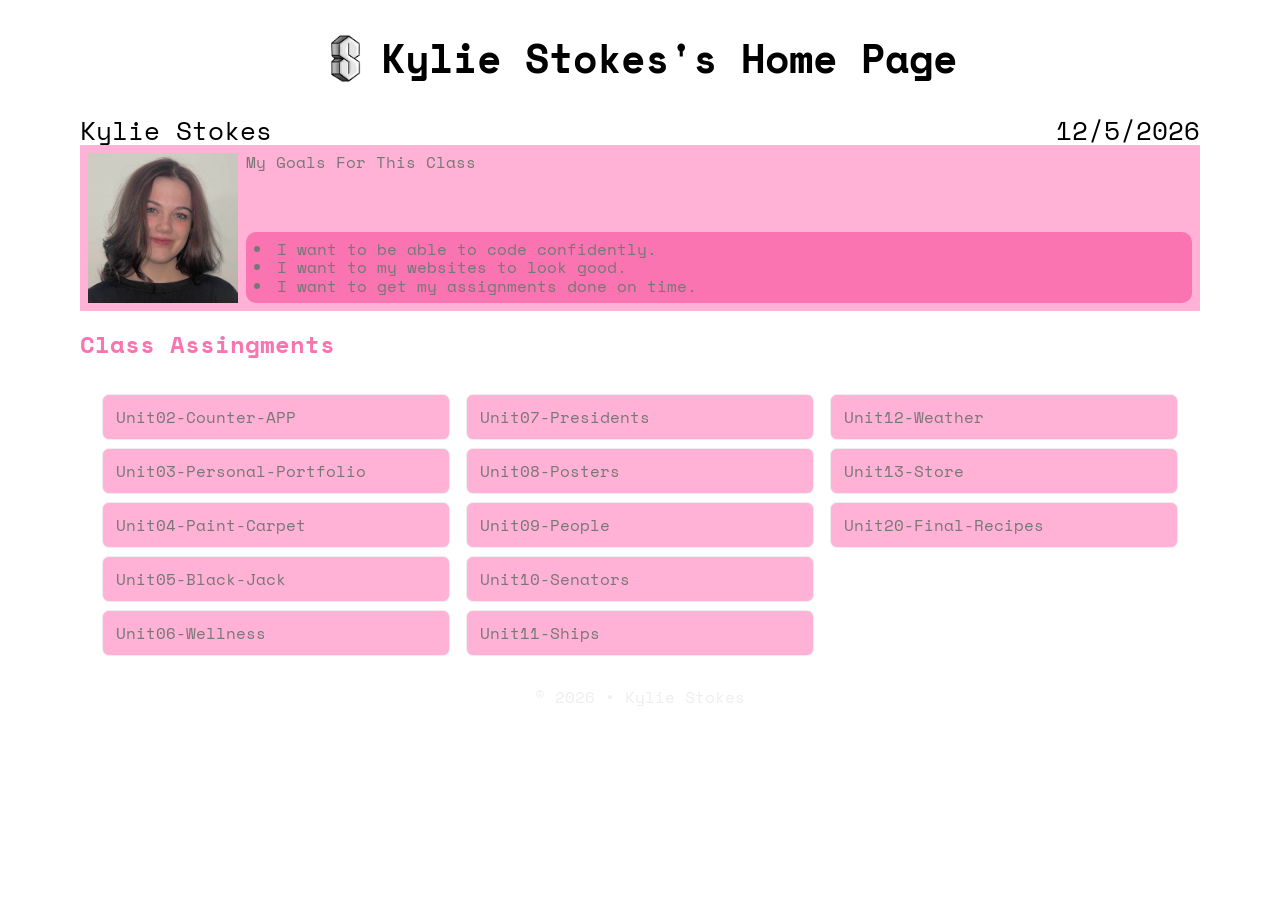
<file: index.html>
<!DOCTYPE html>
<html lang="en">

<head>
    <meta charset="UTF-8">
    <meta name="viewport" content="width=device-width, initial-scale=1.0">
    <title>Kylie Stokes's Home Page</title>

    <link rel="preconnect" href="https://fonts.googleapis.com">
    <link rel="preconnect" href="https://fonts.gstatic.com" crossorigin>
    <link href="https://fonts.googleapis.com/css2?family=Space+Mono:ital,wght@0,400;0,700;1,400;1,700&display=swap"
        rel="stylesheet">

    <link rel="stylesheet" href="css/normalize.css">
    <link rel="stylesheet" href="css/small.css">
    <link rel="stylesheet" href="css/medium.css">
    <link rel="stylesheet" href="css/large.css">

</head>

<body>
    <header>
        <img src="images/logo.png" alt="logo for site" height="50">
        <h1>Kylie Stokes's Home Page</h1>
    </header>
    <main>
        <section class="who">
            <p>Kylie Stokes</p>
            <date>
                <script>document.write(new Date().toLocaleDateString())</script>
            </date>
        </section>
        <section class="about">
            <img src="images/profile.jpg" width="150" height="150" alt="Kylie's Photo">
            <div>
                <p>My Goals For This Class</p>
                <ul>
                    <li>I want to be able to code confidently.</li>
                    <li>I want to my websites to look good.</li>
                    <li>I want to get my assignments done on time.</li>
                </ul>
            </div>
        </section>

        <h2>Class Assingments</h2>
        <div class="assignments">
            <a href="#">Unit02-Counter-APP</a>
            <a href="personalPortfolio/index.html">Unit03-Personal-Portfolio</a>
            <a href="homeImprovementCalculator/index.html">Unit04-Paint-Carpet</a>
            <a href="#">Unit05-Black-Jack</a>
            <a href="wellnessTracker/index.html">Unit06-Wellness</a>
            <a href="presidents/index.html">Unit07-Presidents</a>
            <a href="posters/index.html">Unit08-Posters</a>
            <a href="people/index.html">Unit09-People</a>
            <a href="senators/index.html">Unit10-Senators</a>
            <a href="ships/index.html">Unit11-Ships</a>
            <a href="weather/index.html">Unit12-Weather</a>
            <a href="store/index.html">Unit13-Store</a>
            <a href="capstone/index.html">Unit20-Final-Recipes</a>

        </div>

    </main>

    <script src="js/scripts.js"></script>


    
    <!-- start footer -->
    <footer>
        &copy; 2026 &bull; Kylie Stokes
    </footer>

</body>

</html>
</file>
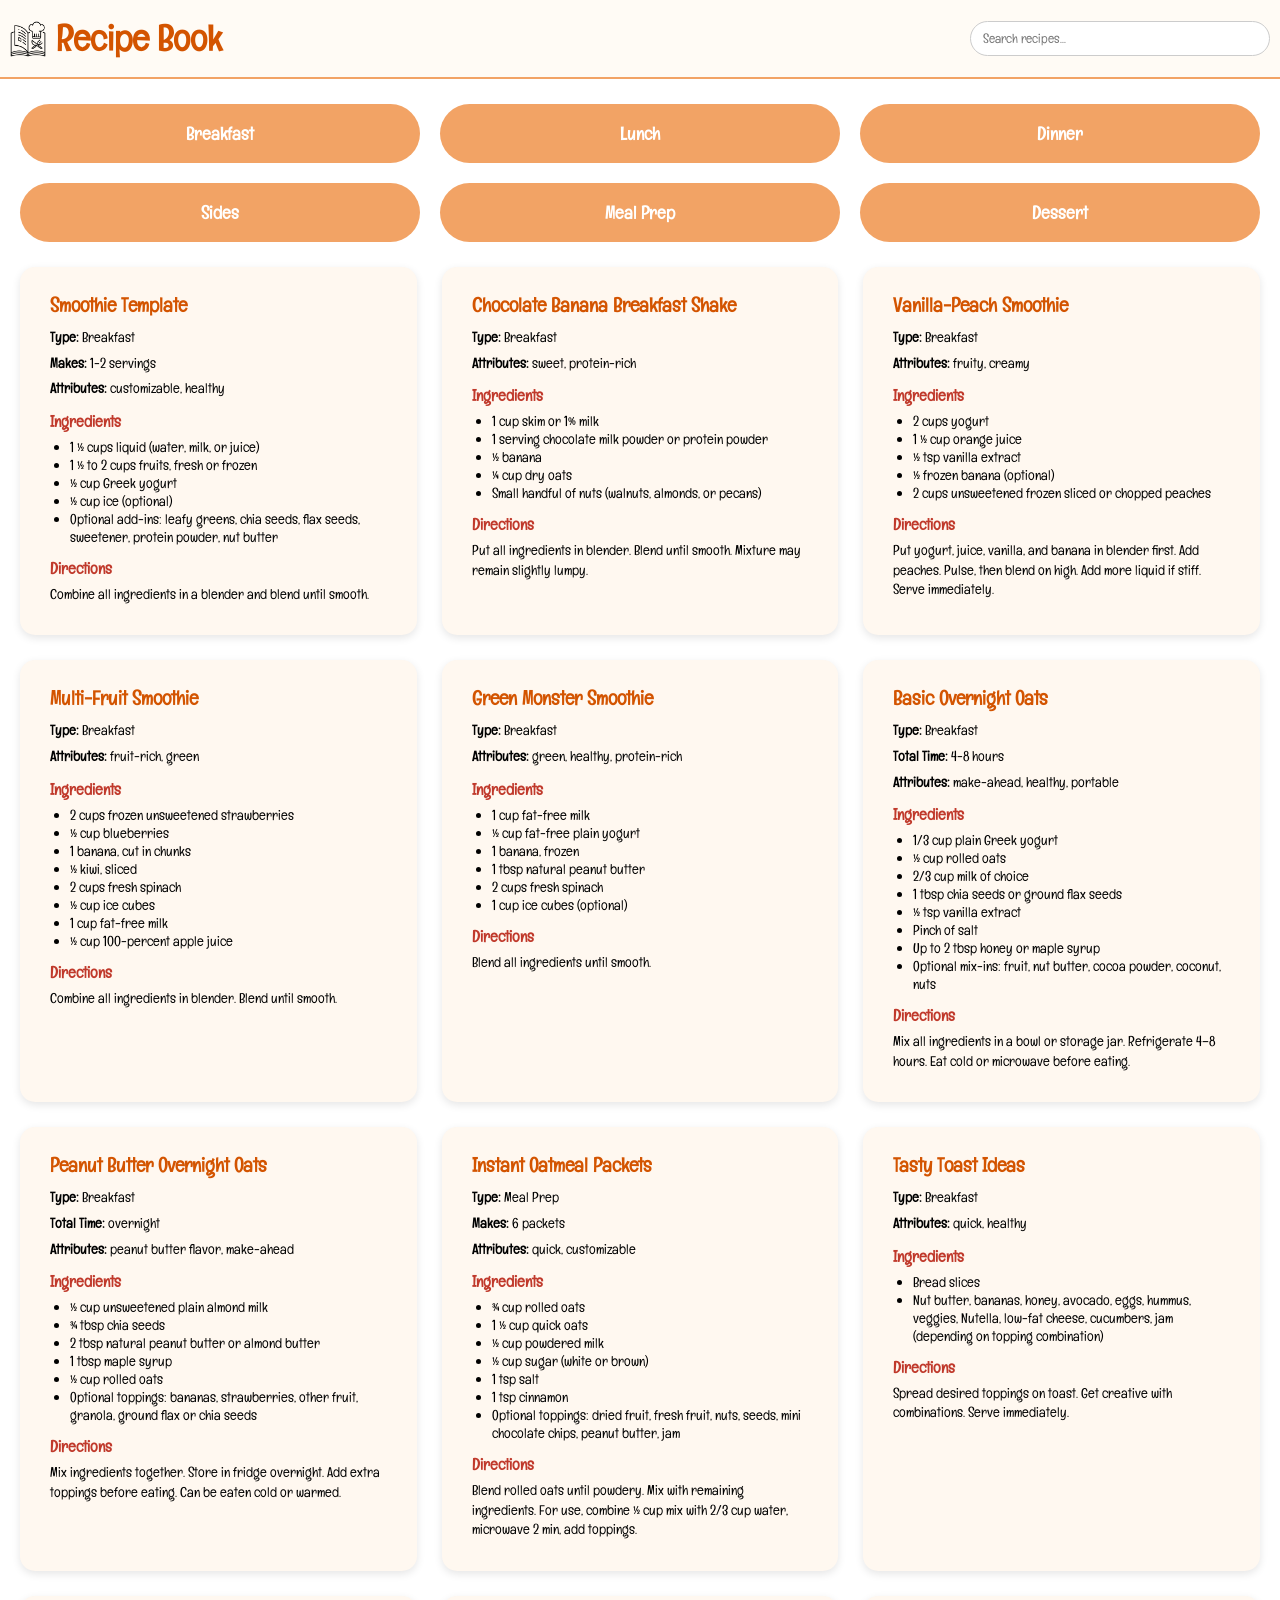
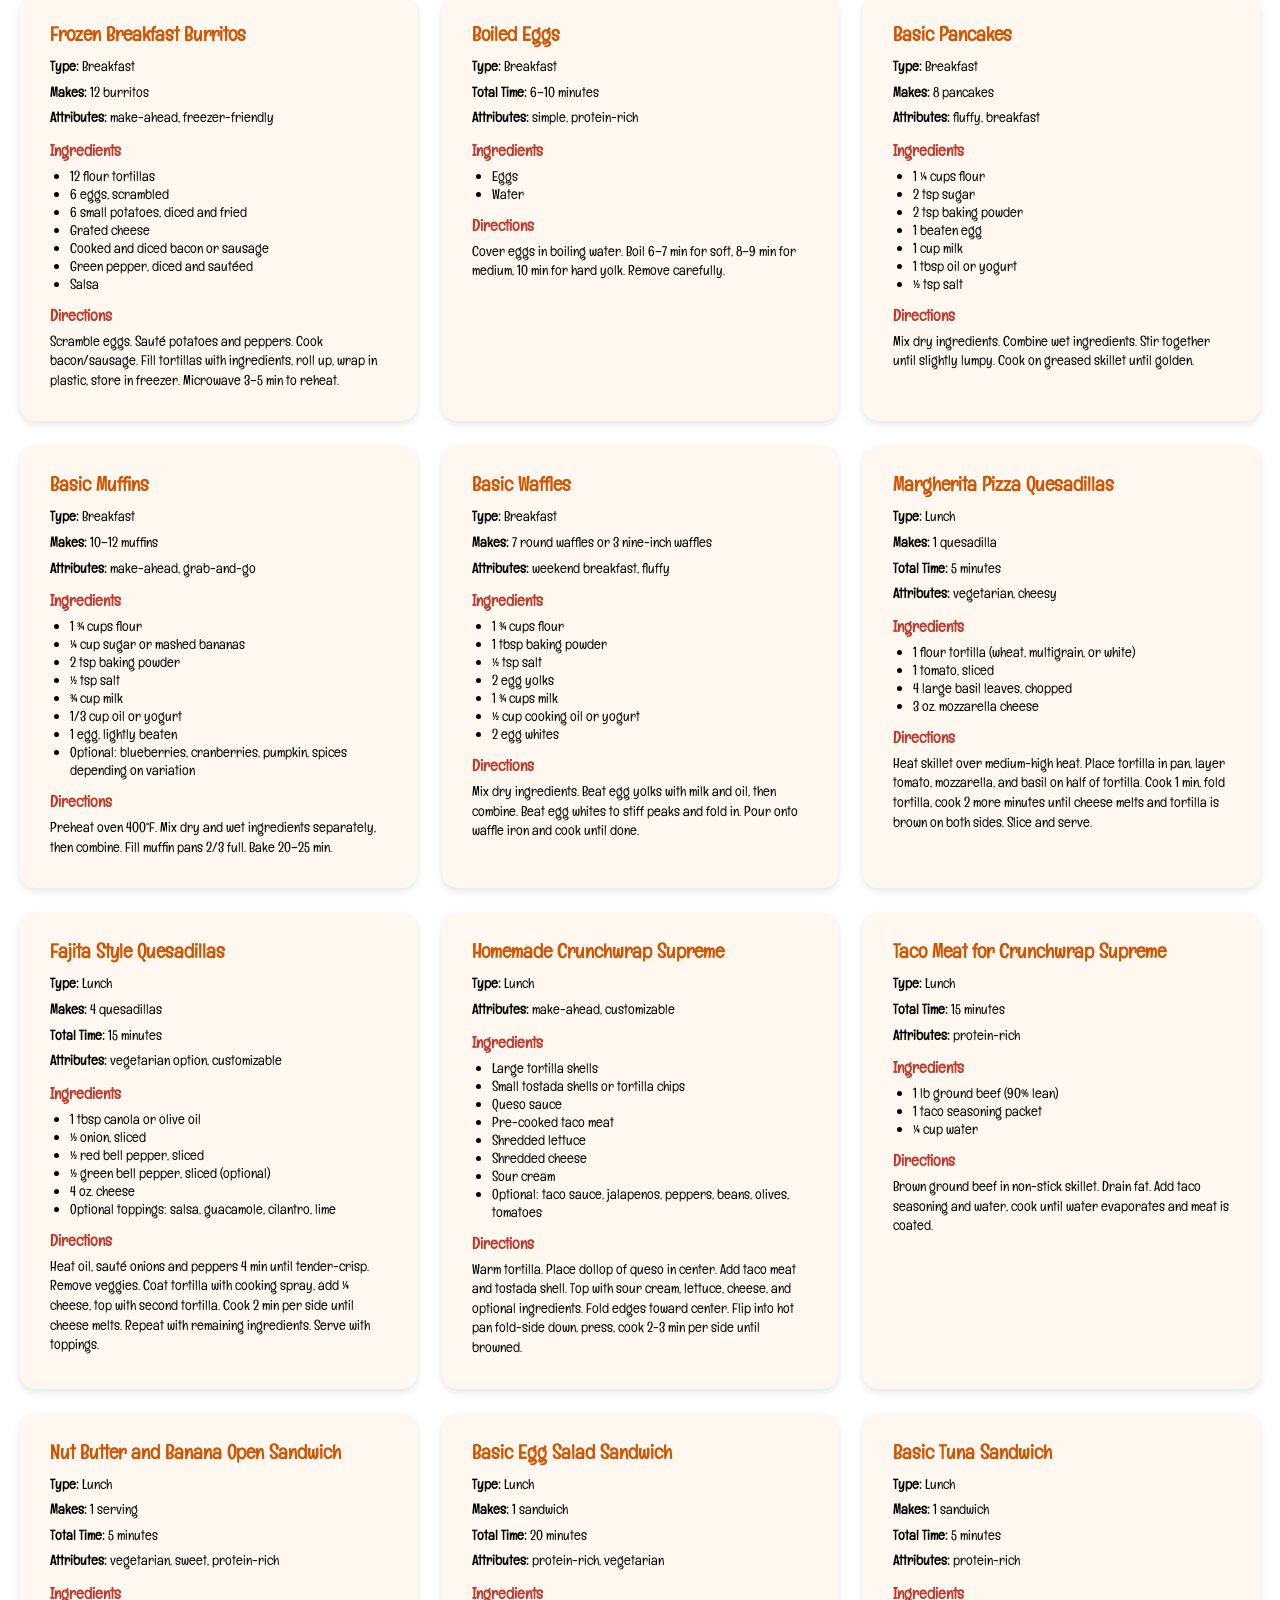
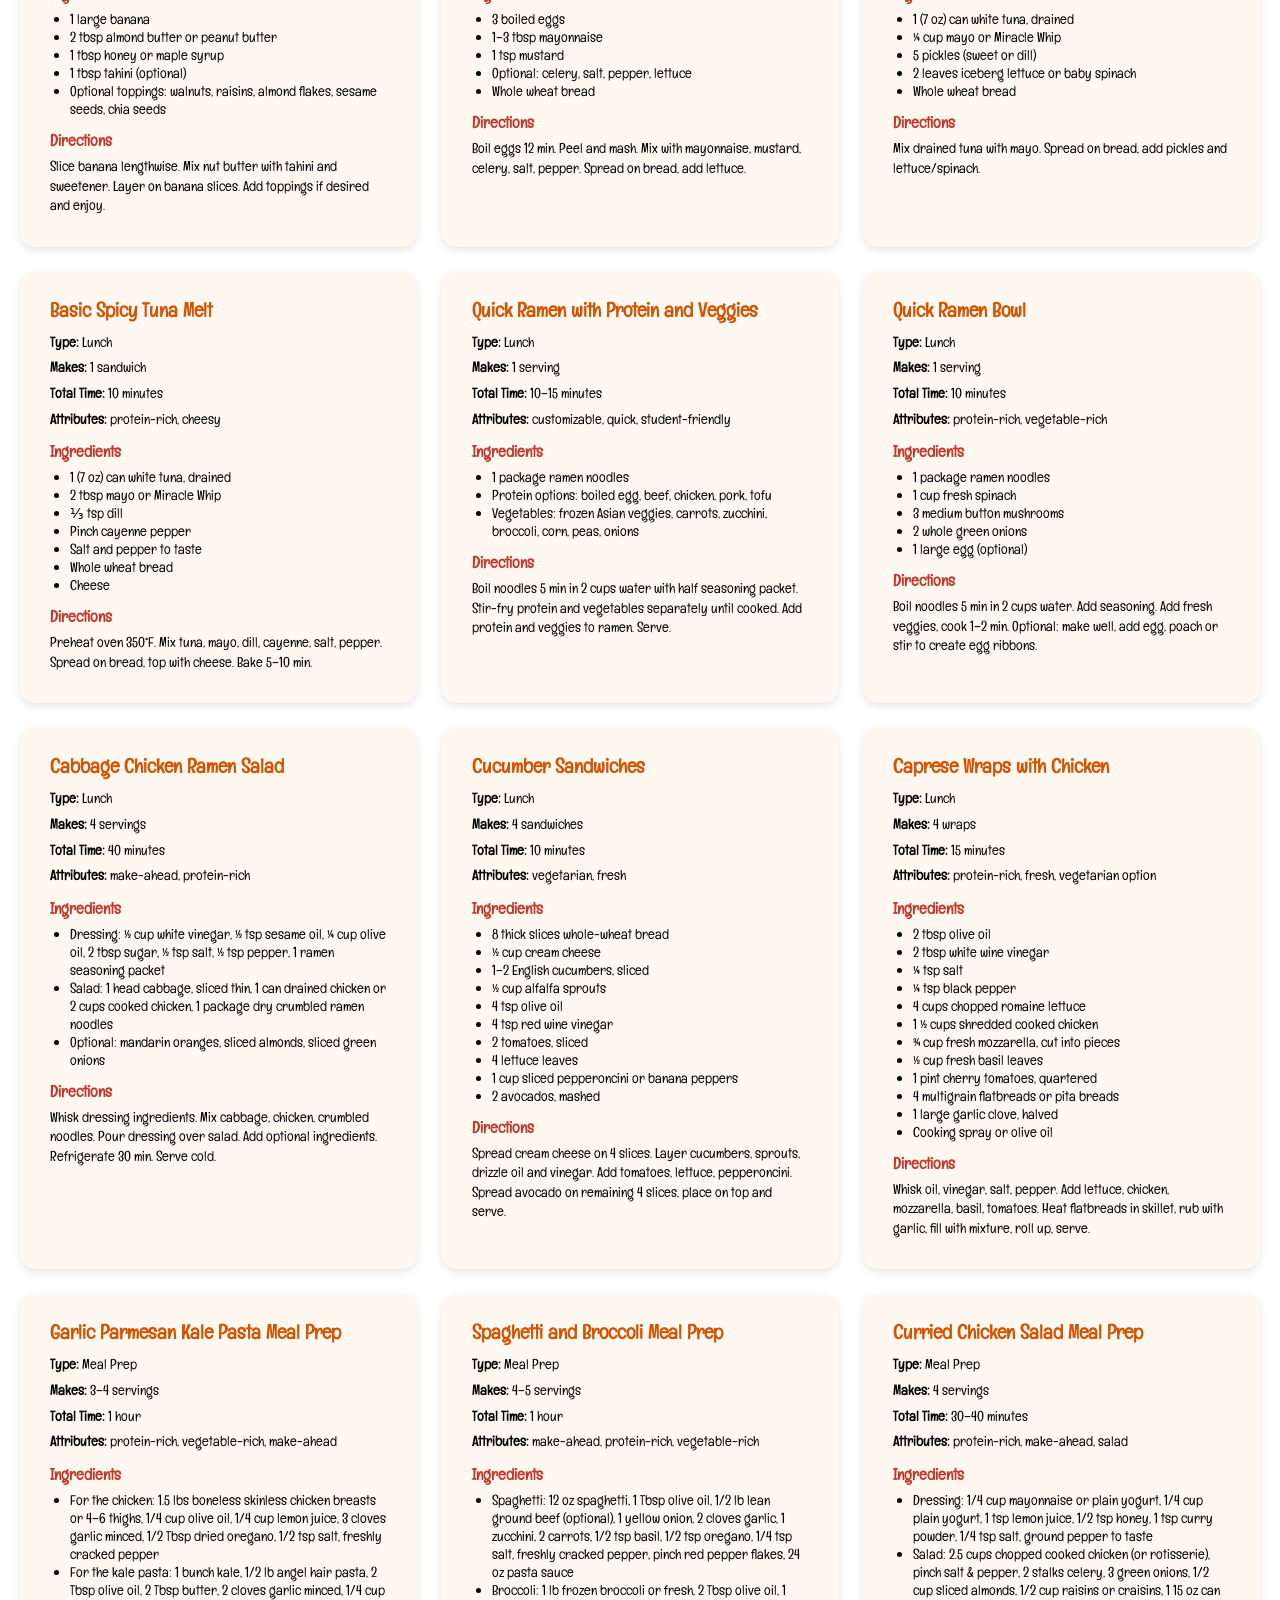
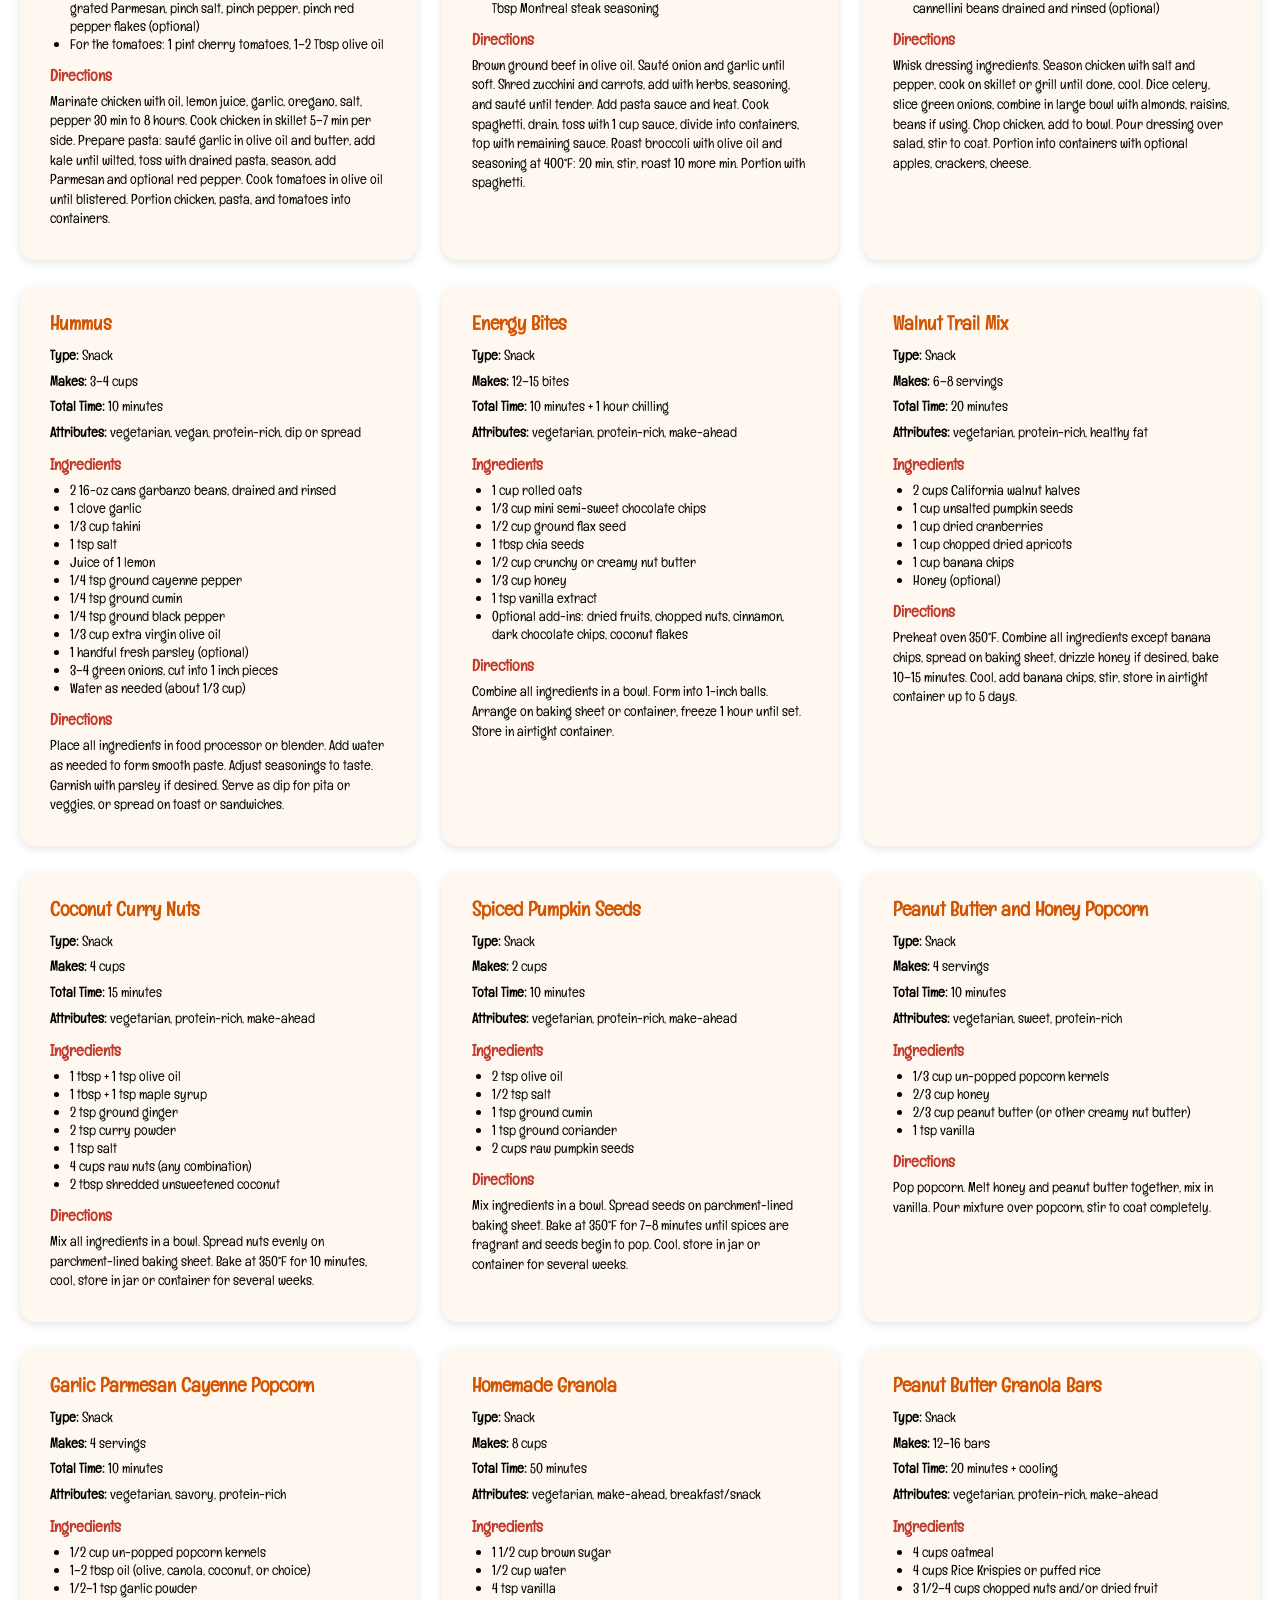
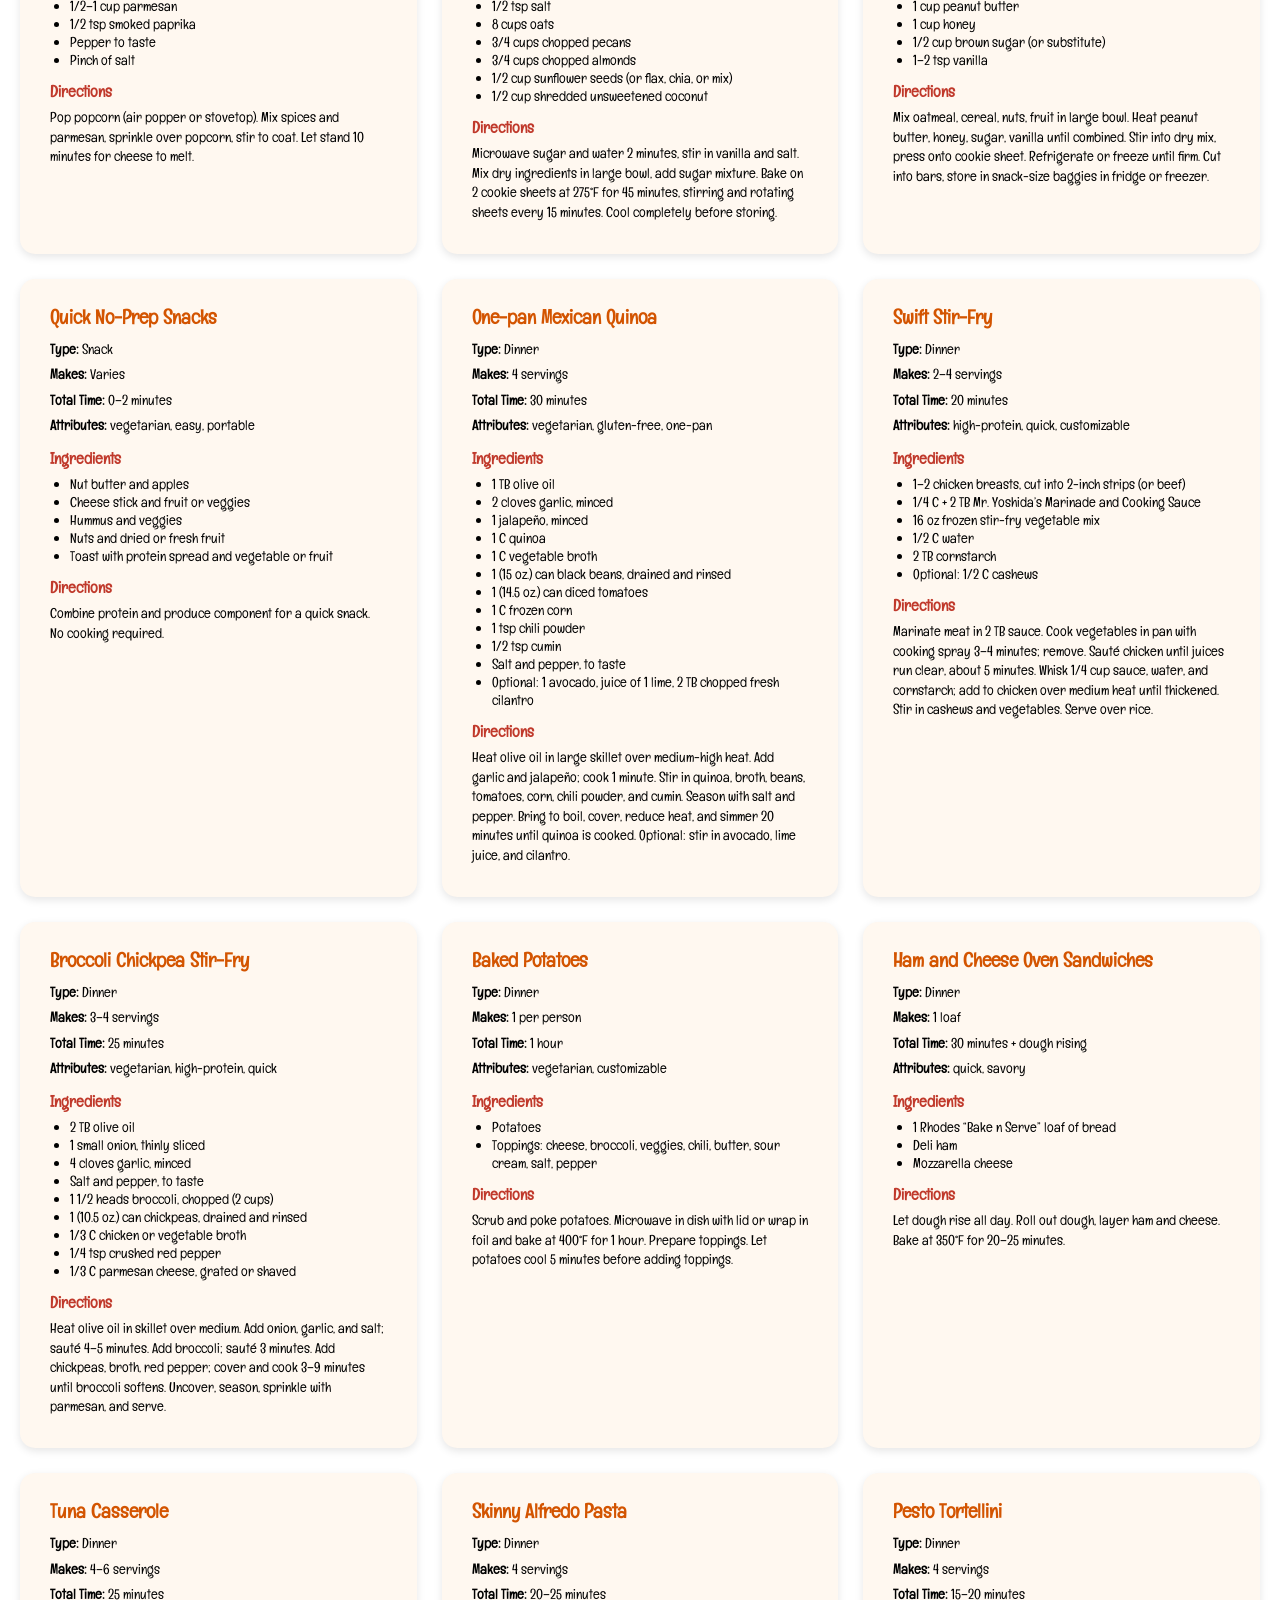
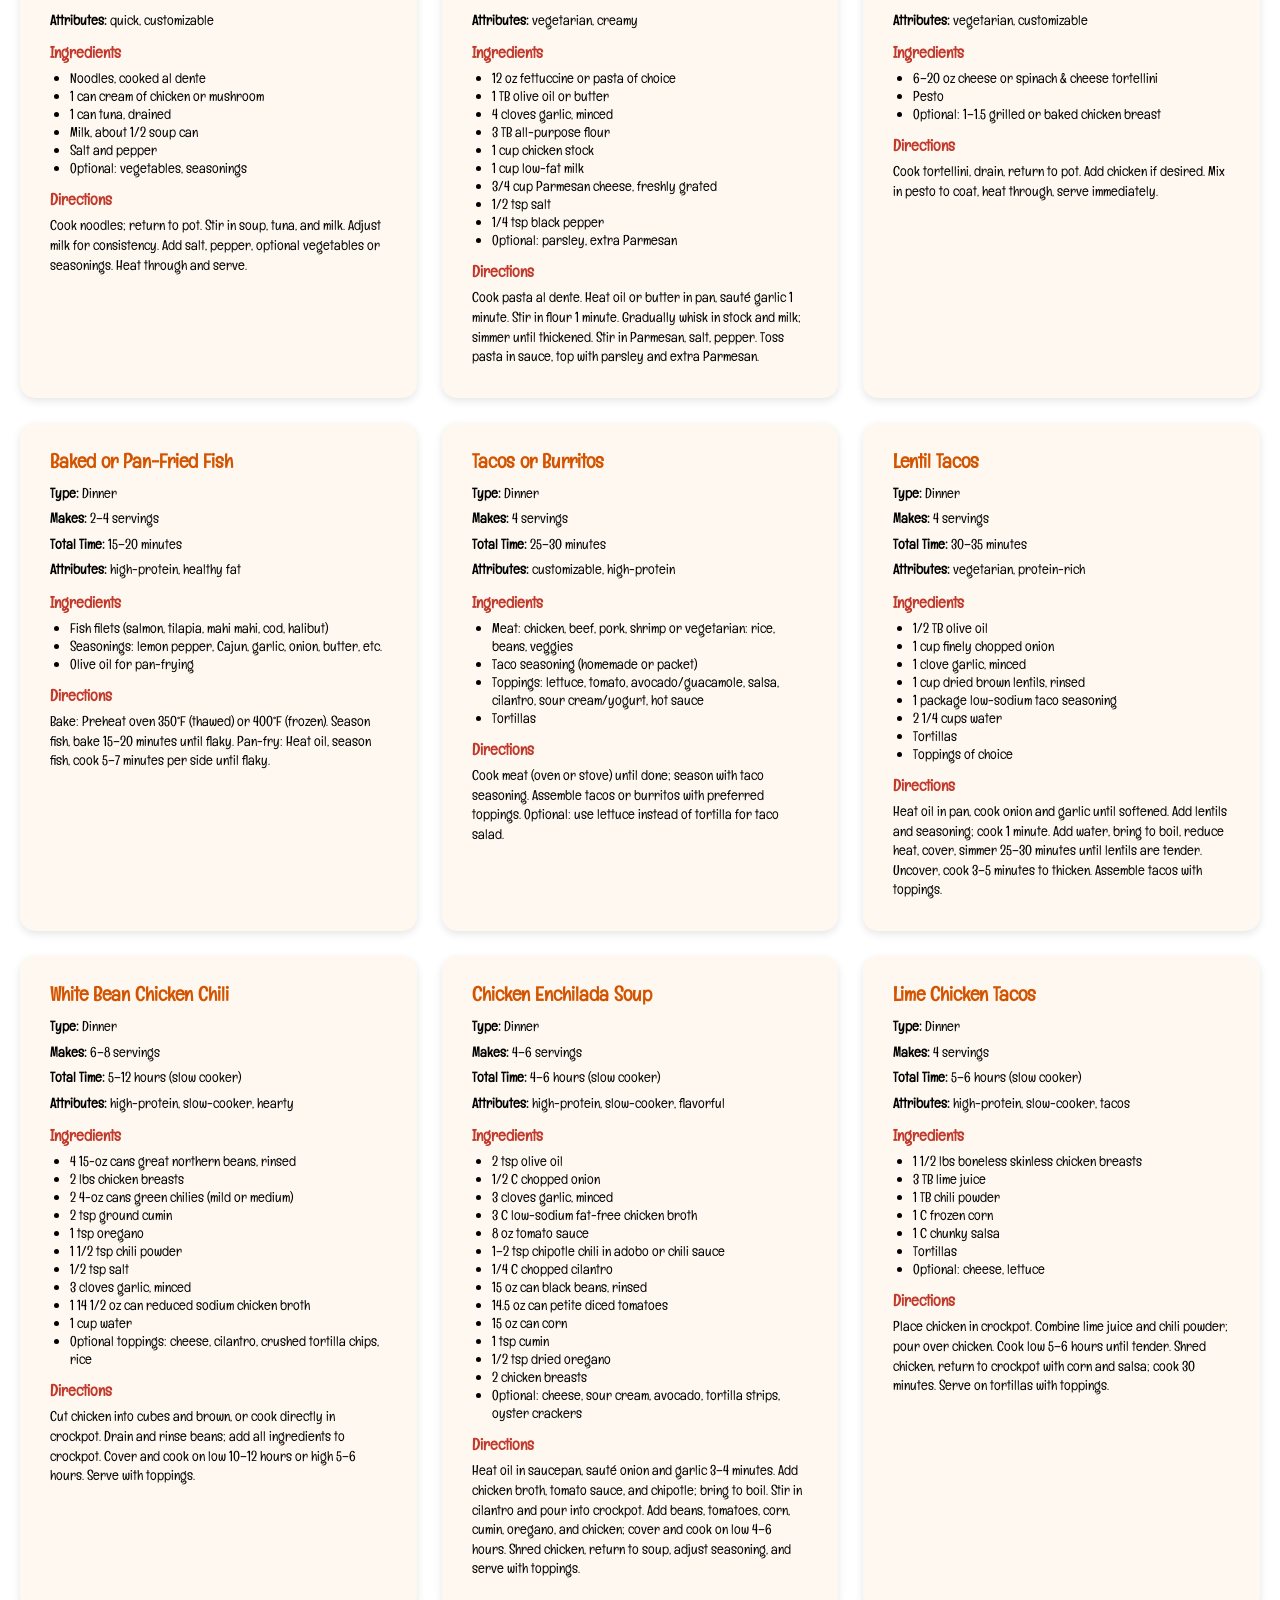
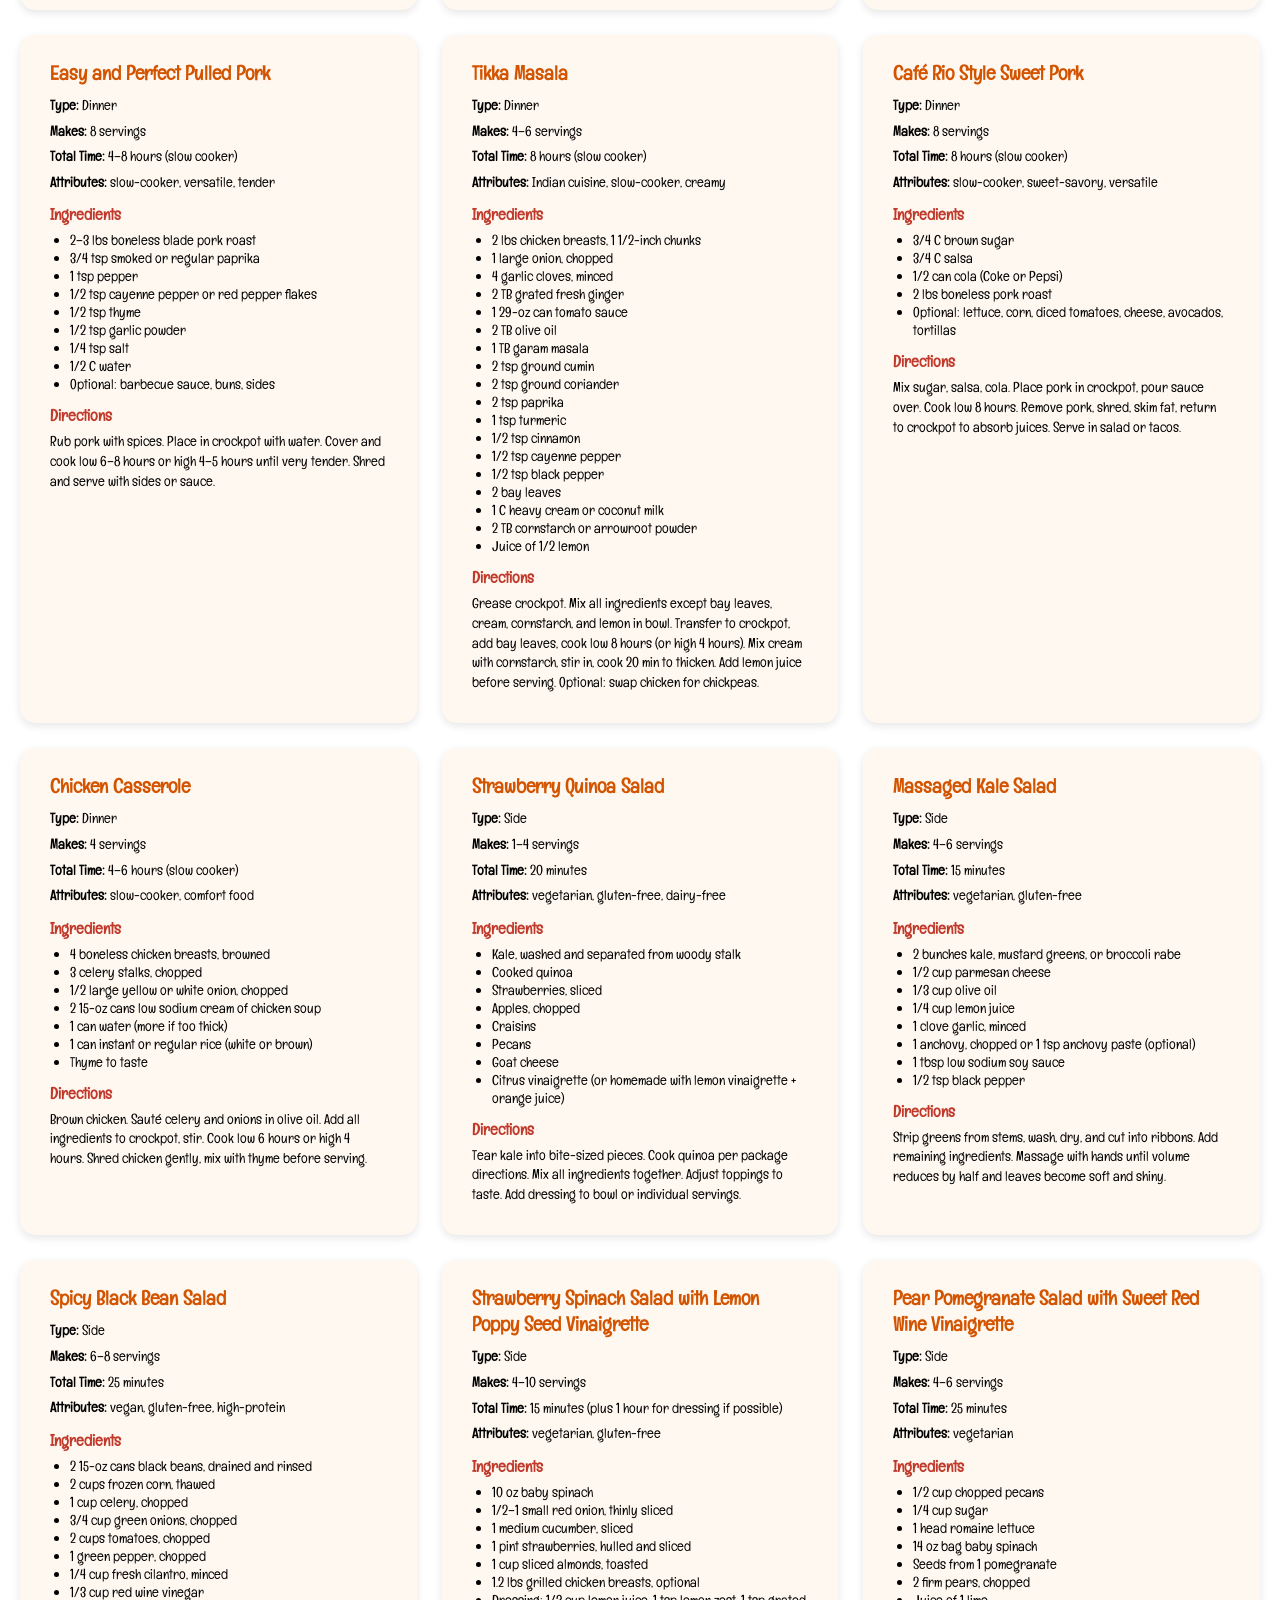
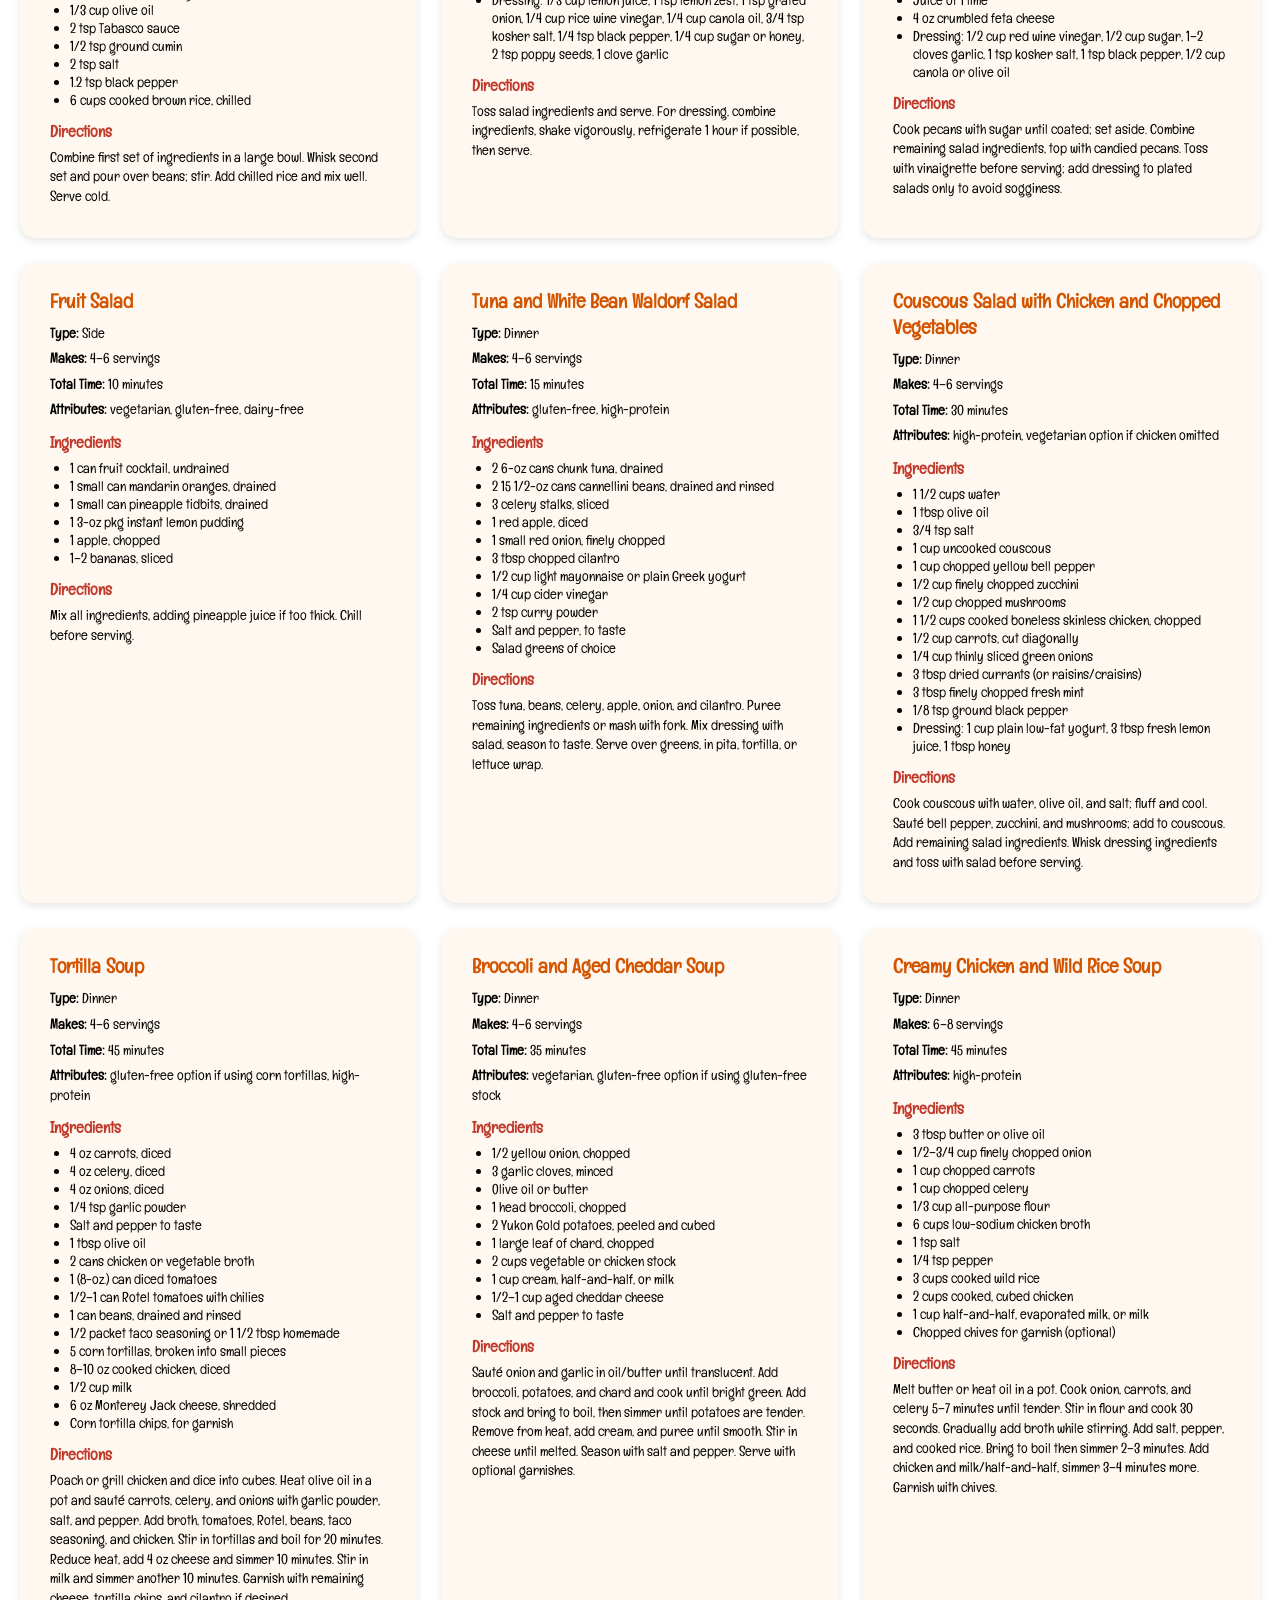
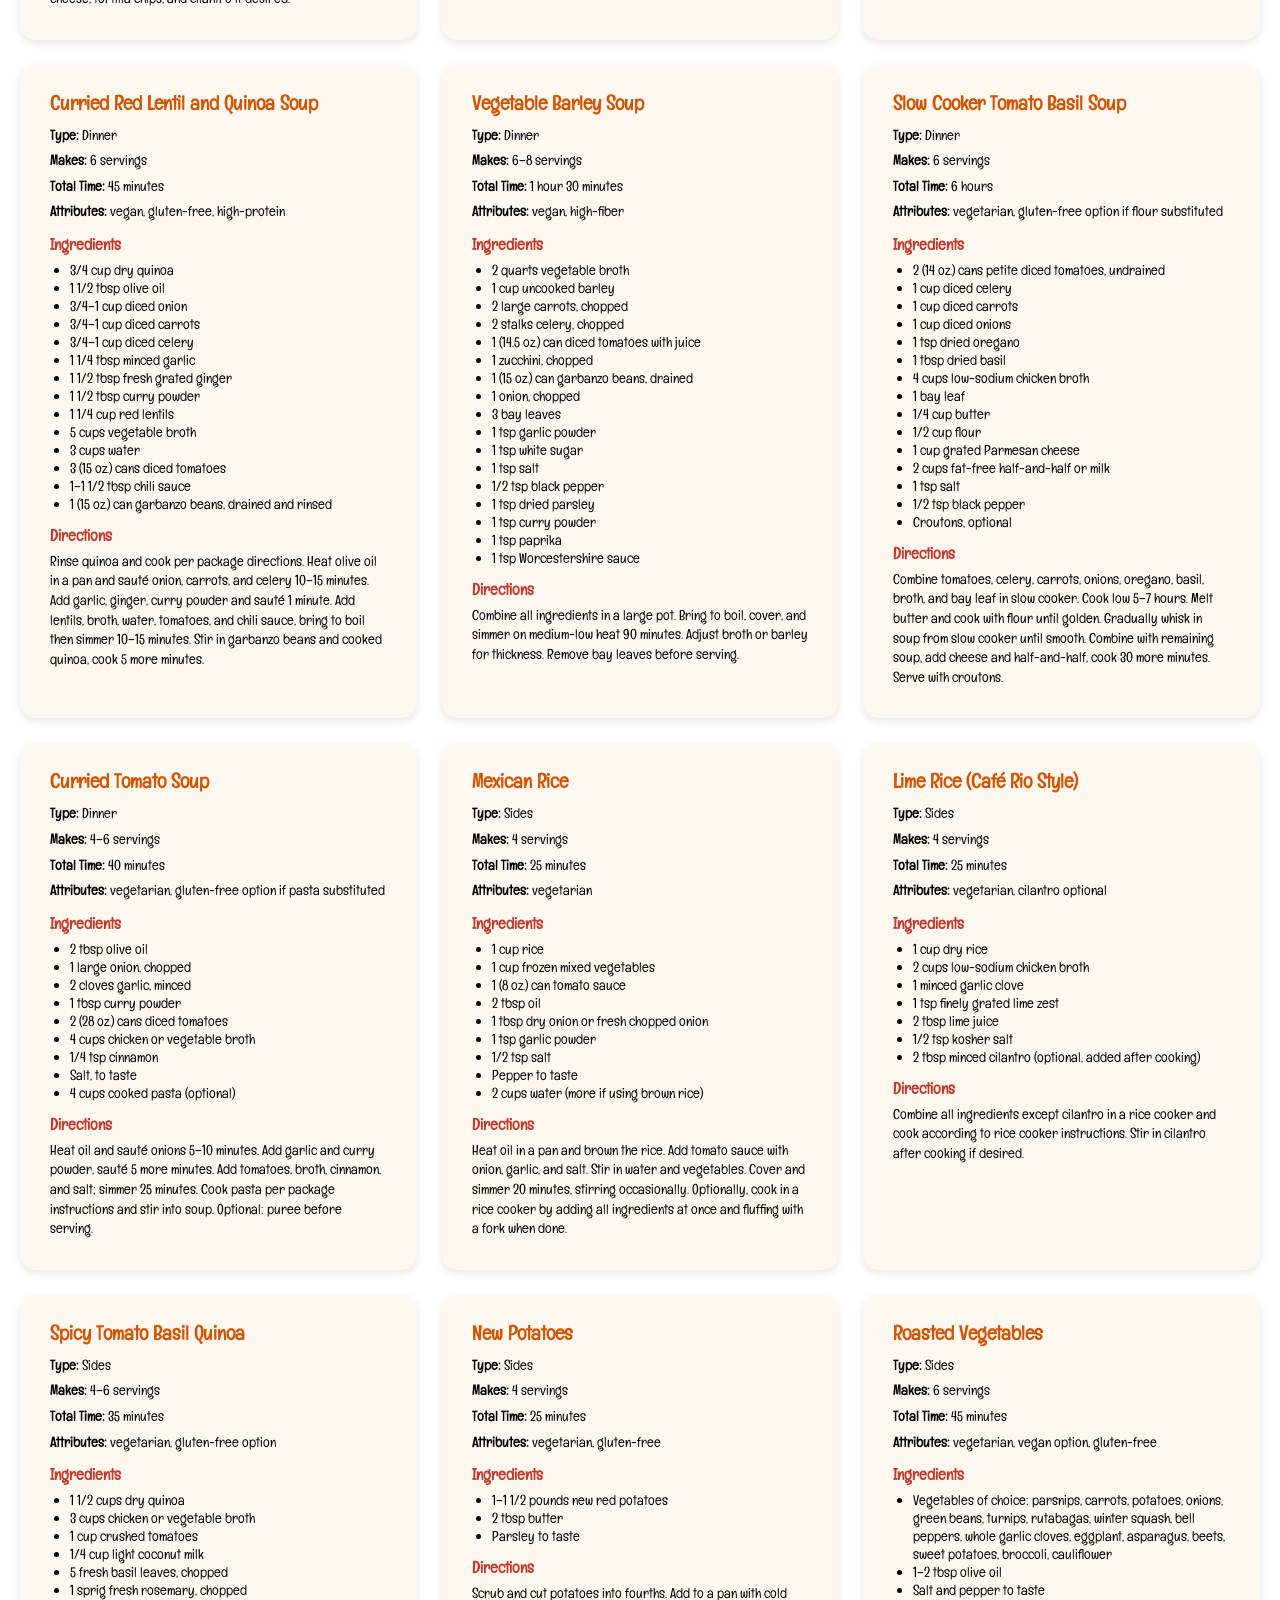
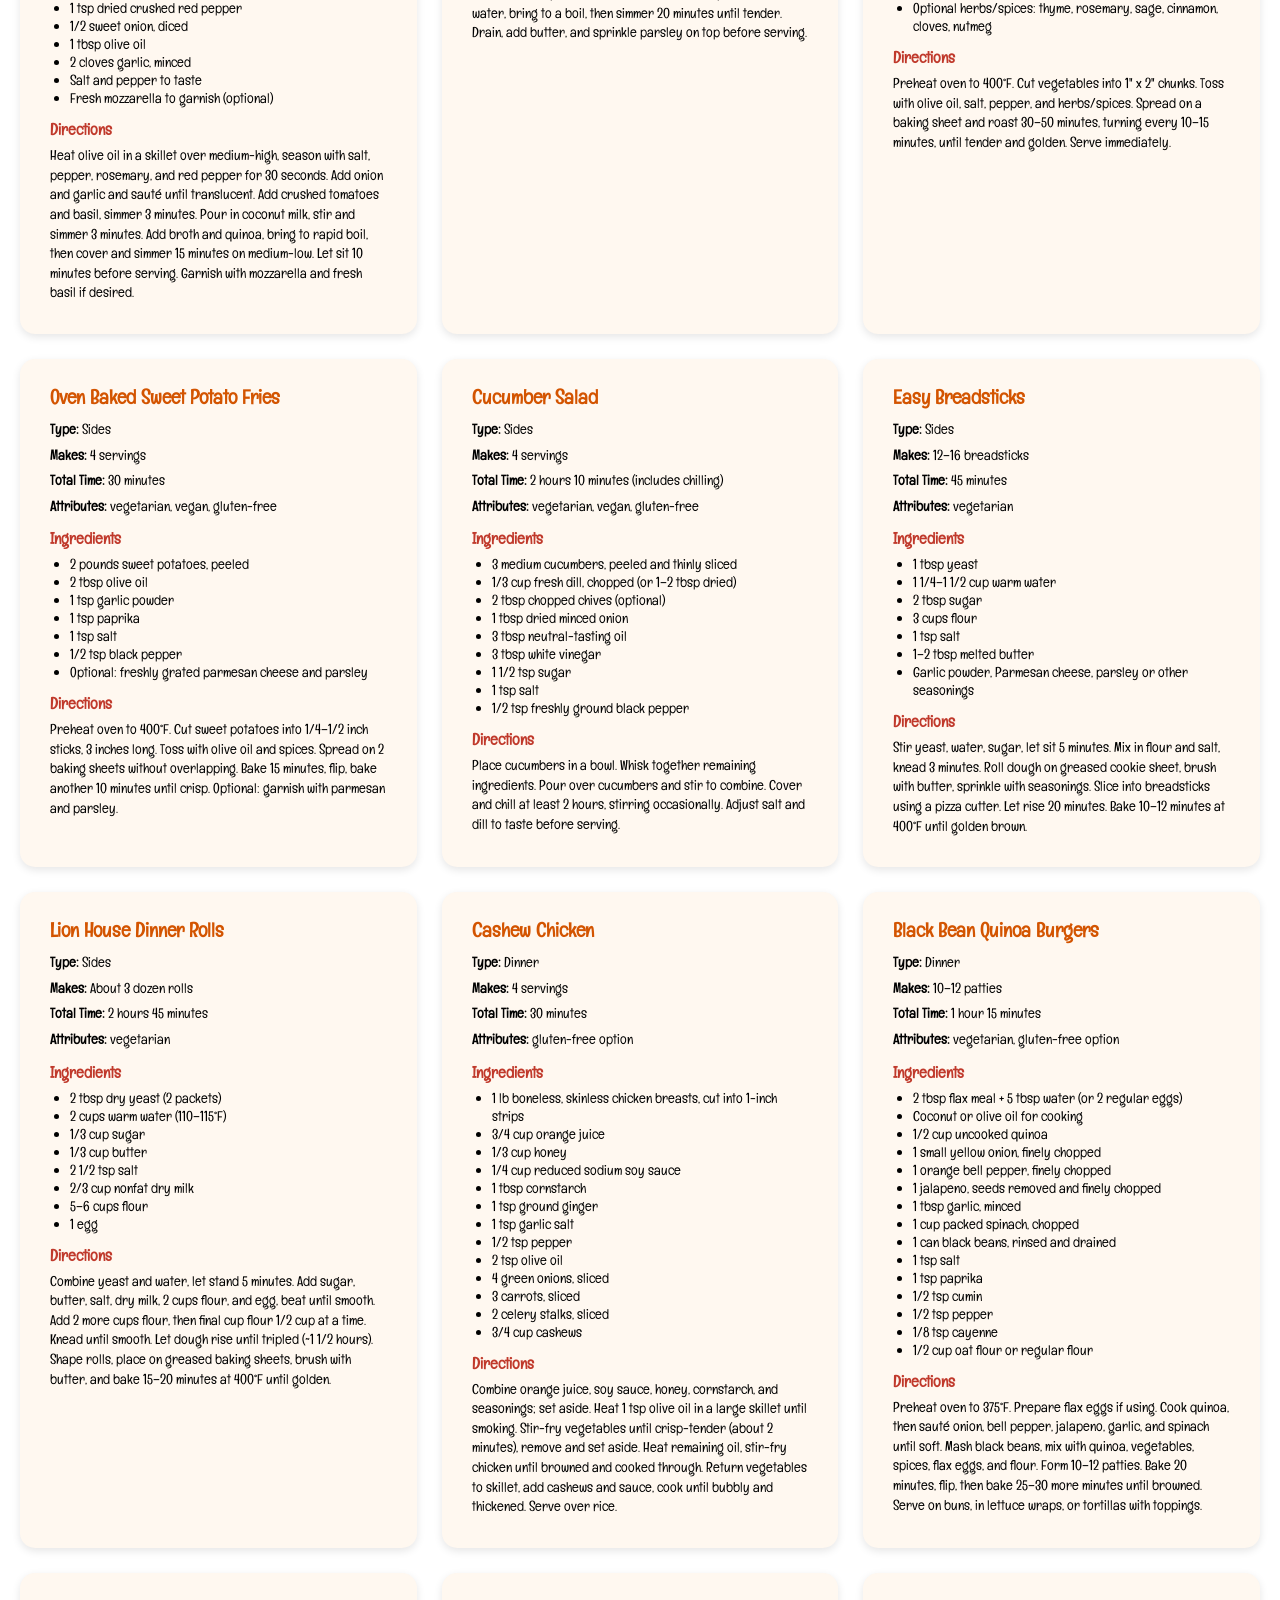
<file: capstone/index.html>
<!DOCTYPE html>
<html lang="en">

<head>
    <meta charset="UTF-8">
    <meta name="viewport" content="width=device-width, initial-scale=1.0">
    <title>Capstone - Recipe Book</title>

    <link rel="stylesheet" href="css/small.css">
    <link rel="stylesheet" href="css/medium.css">
    <link rel="stylesheet" href="css/large.css">

    <link rel="preconnect" href="https://fonts.googleapis.com">
    <link rel="preconnect" href="https://fonts.gstatic.com" crossorigin>
    <link href="https://fonts.googleapis.com/css2?family=Englebert&display=swap" rel="stylesheet">

    <link rel="icon" type="image/x-icon" href="favicon.ico">

</head>

<body>
    <header>
        <h1>
            <img src="images/cookbook.png" alt="Cookbook Icon" class="header-icon">
            <p>Recipe Book</p>
        </h1>
        <input type="text" id="recipeSearch" placeholder="Search recipes..." aria-label="Search recipes">
    </header>

    <nav id="buttonContainer"></nav>

    <main>
        <div id="recipeHere"></div>
    </main>

    <footer>
        <p>&copy; 2026 Kylie Stokes</p>
    </footer>

    <script src="js/scripts.js" type="module"></script>
</body>

</html>
</file>
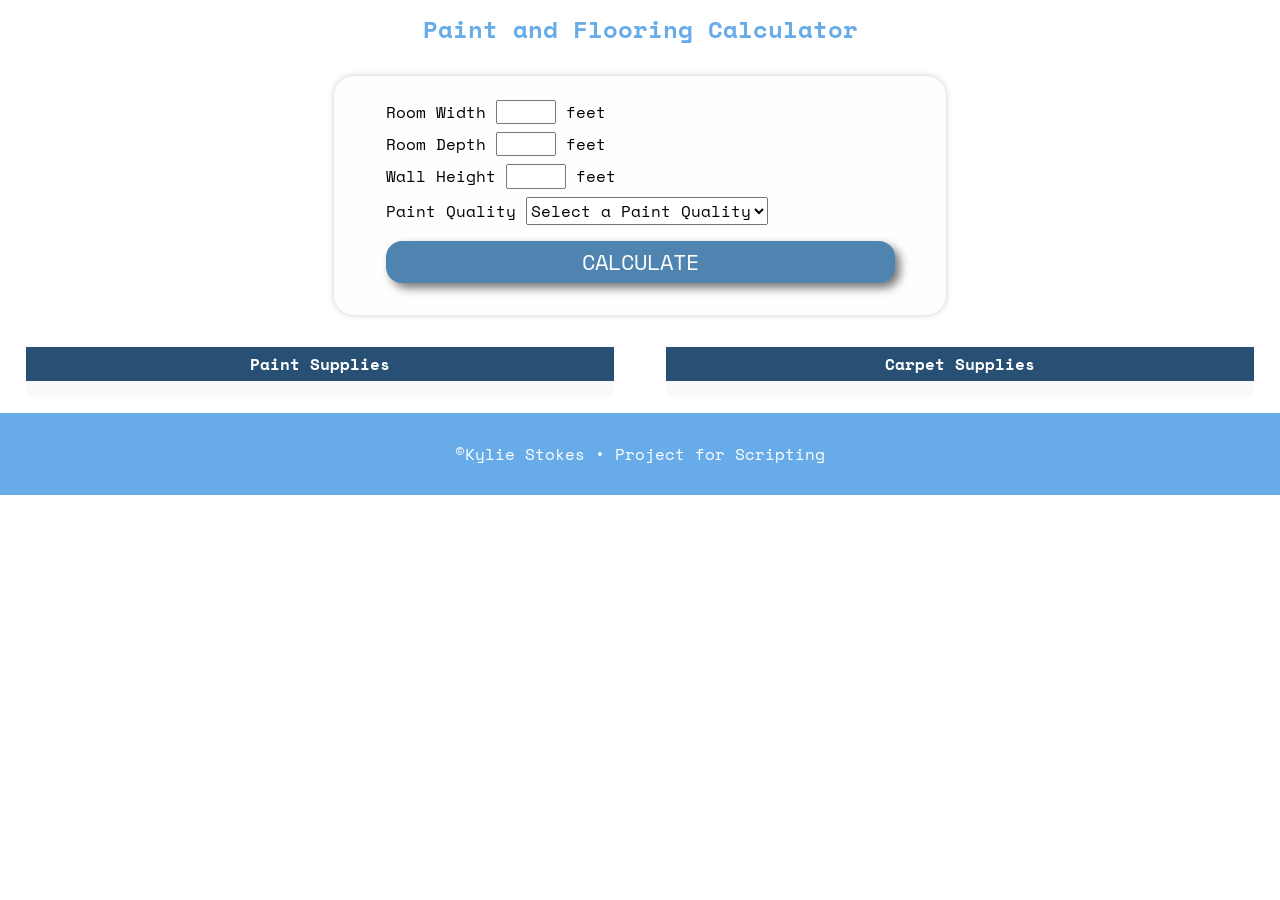
<file: homeImprovementCalculator/index.html>
<!DOCTYPE html>
<html lang="en">

<head>
    <meta charset="UTF-8">
    <meta name="viewport" content="width=device-width, initial-scale=1.0">
    <title>Kylie Stokes Paint and Flooring Calculator</title>

    <link rel="preconnect" href="https://fonts.googleapis.com">
    <link rel="preconnect" href="https://fonts.gstatic.com" crossorigin>
    <link rel="preconnect" href="https://fonts.googleapis.com">
    <link rel="preconnect" href="https://fonts.gstatic.com" crossorigin>
    <link
        href="https://fonts.googleapis.com/css2?family=Josefin+Sans:ital,wght@0,100..700;1,100..700&family=Roboto+Condensed:ital,wght@0,100..900;1,100..900&family=Space+Grotesk:wght@300..700&family=Space+Mono:ital,wght@0,400;0,700;1,400;1,700&display=swap"
        rel="stylesheet">
    <link rel="stylesheet" href="css/normalize.css">
    <link rel="stylesheet" href="css/small.css">
    <link rel="stylesheet" href="css/medium.css">
    <link rel="stylesheet" href="css/large.css">

</head>

<body>
    <header>
        <h1>Paint and Flooring Calculator</h1>
    </header>
    <main>
        <div class="data">
            <label> Room Width <input type="number" id="width"> feet</label>
            <label>Room Depth <input type="number" id="depth"> feet</label>
            <label>Wall Height <input type="number" id="height"> feet</label>
            Paint Quality <select id="quality">
                <option value="" disabled selected>Select a Paint Quality</option>
                <option value="600">Premium</option>
                <option value="500">Standard</option>
                <option value="400">Economy</option>
            </select>
            <button id="calculate">Calculate</button>
        </div>

        <section>
            <div>
                <h2>Paint Supplies</h2>
                <ul id="paint"></ul>
            </div>
            <div>
                <h2>Carpet Supplies</h2>
                <ul id="carpet"></ul>
            </div>
        </section>

    </main>
    <footer>
        <p>&copy;Kylie Stokes &bull; Project for Scripting</p>
    </footer>
    <script src="js/scripts.js"></script>
</body>

</html>
</file>
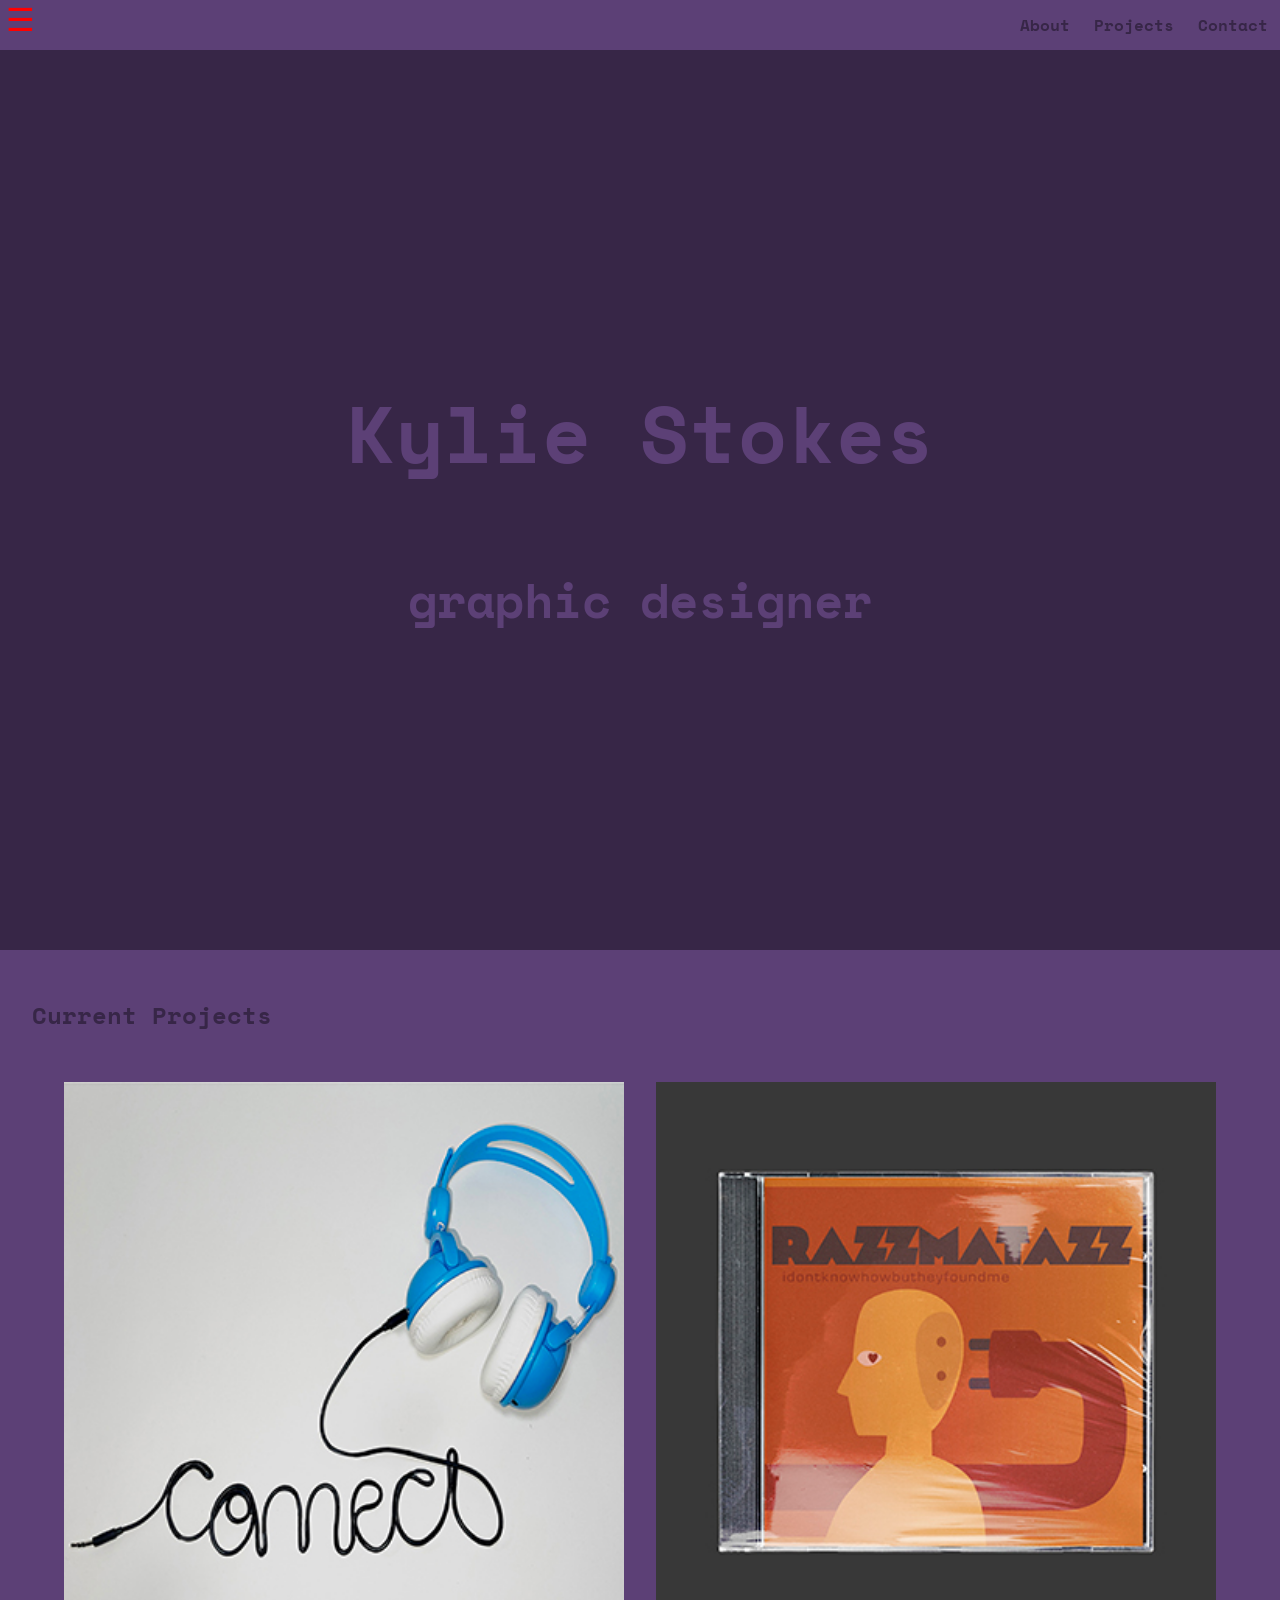
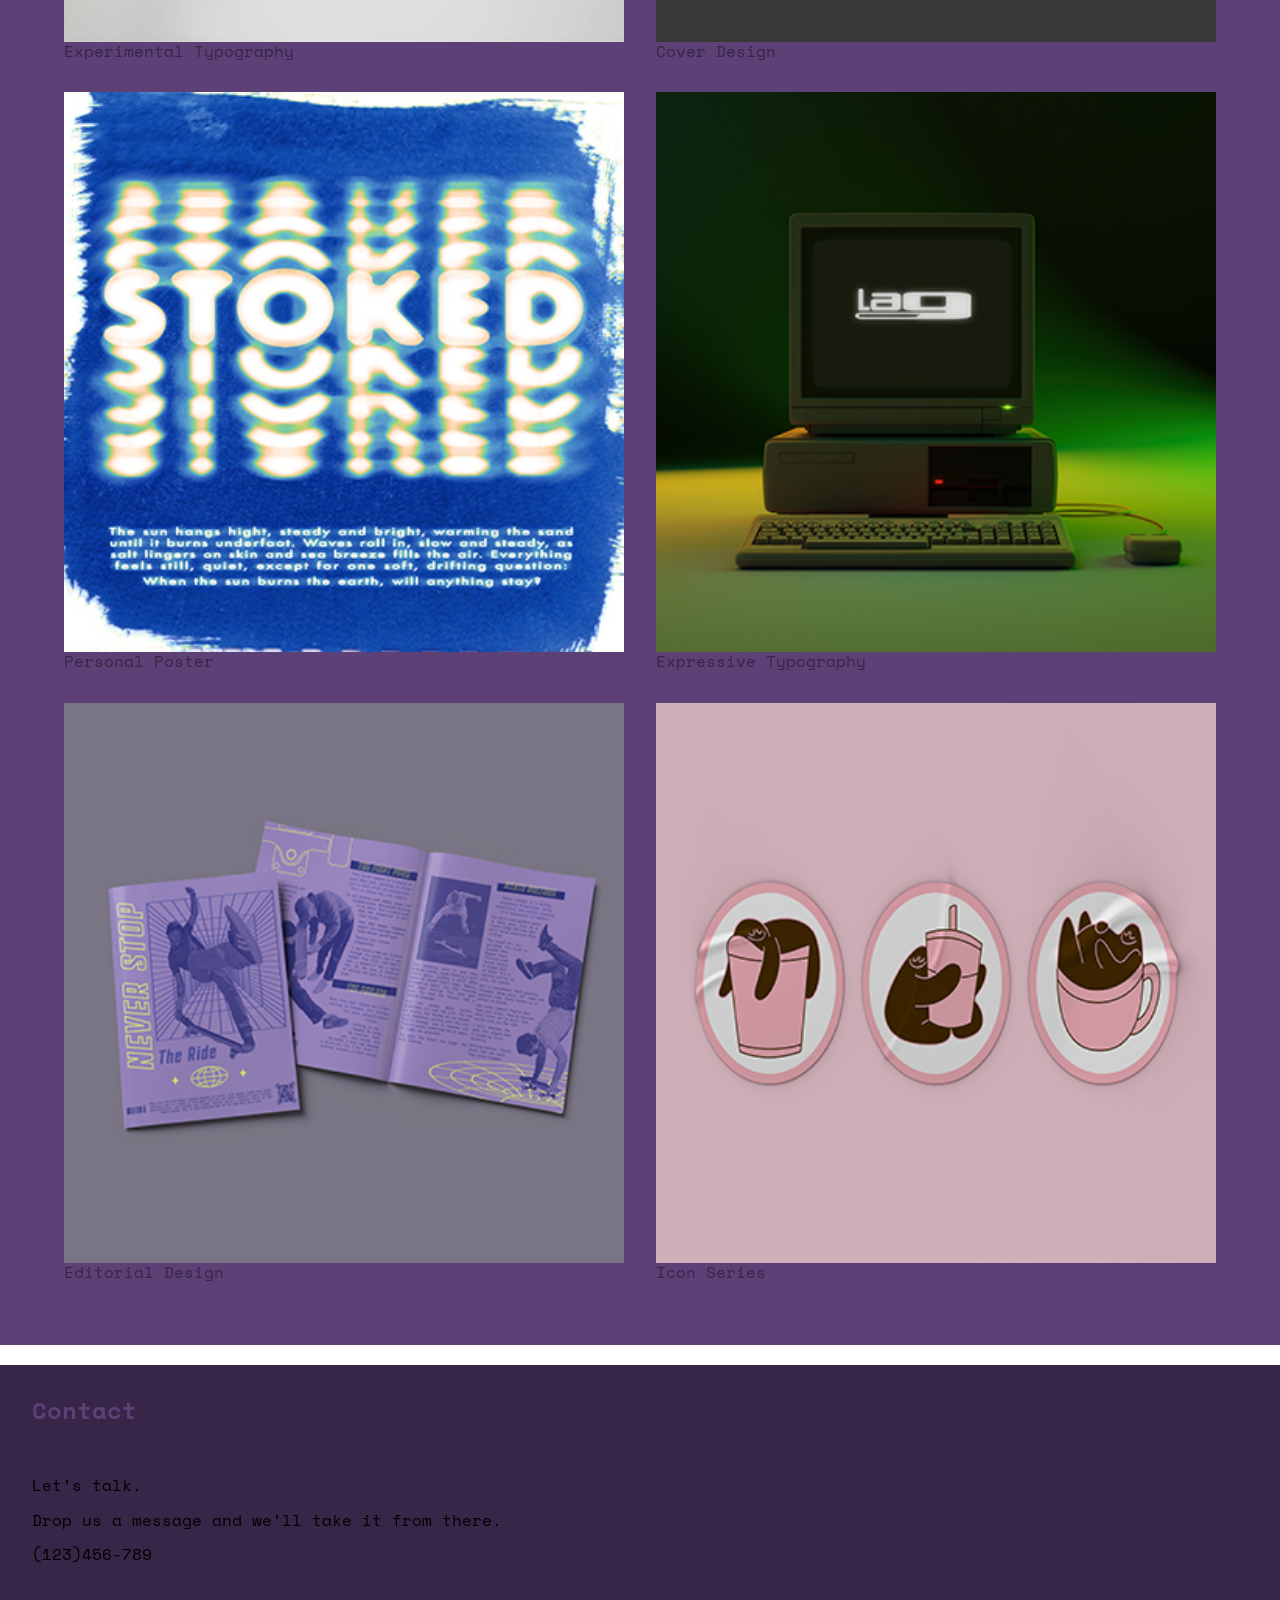
<file: personalPortfolio/index.html>
<!DOCTYPE html>
<html lang="en">

<head>
    <meta charset="UTF-8">
    <meta name="viewport" content="width=device-width, initial-scale=1.0">
    <title>Personal Portfolio</title>

    <link rel="stylesheet" href="css/normalize.css">
    <link rel="stylesheet" href="css/small.css">
    <link rel="stylesheet" href="css/medium.css">
    <link rel="stylesheet" href="css/large.css">
    <link rel="preconnect" href="https://fonts.googleapis.com">
    <link rel="preconnect" href="https://fonts.gstatic.com" crossorigin>
    <link
        href="https://fonts.googleapis.com/css2?family=Space+Grotesk:wght@300..700&family=Space+Mono:ital,wght@0,400;0,700;1,400;1,700&display=swap"
        rel="stylesheet">
</head>

<body>
    <nav>
        <ul>
            <li><a href="#about">About</a></li>
            <li><a href="#projects">Projects</a></li>
            <li><a href="#contact">Contact</a></li>
        </ul>
    </nav>
    <main>
        <section id="about">
            <h1>Kylie Stokes</h1>
            <h2>graphic designer</h2>
        </section>
        <section id="projects">
            <h2>Current Projects</h2>
            <div class="parent">

                <a href="#" target="_blank">
                    <figure>
                        <img src="images/ExpirimentalTypography1.jpg" alt="Experimental typography">
                        <figcaption>Experimental Typography</figcaption>
                    </figure>
                </a>

                <a href="#" target="_blank">
                    <figure>
                        <img src="images/CoverDesign1.jpg" alt="Cover design">
                        <figcaption>Cover Design</figcaption>
                    </figure>
                </a>

                <a href="#" target="_blank">
                    <figure>
                        <img src="images/PersonalPoster1.jpg" alt="Personal poster">
                        <figcaption>Personal Poster</figcaption>
                    </figure>
                </a>

                <a href="#" target="_blank">
                    <figure>
                        <img src="images/ExpressiveType1.jpg" alt="Expressive typography">
                        <figcaption>Expressive Typography</figcaption>
                    </figure>
                </a>

                <a href="#" target="_blank">
                    <figure>
                        <img src="images/PageLayoutDesign1.jpg" alt="Editorial design">
                        <figcaption>Editorial Design</figcaption>
                    </figure>
                </a>

                <a href="#" target="_blank">
                    <figure>
                        <img src="images/PictogramSeries1.jpg" alt="Icon series">
                        <figcaption>Icon Series</figcaption>
                    </figure>
                </a>

            </div>
        </section>
        <section id="contact">
            <h2>Contact</h2>
            <p>Let’s talk.</p>
            <p>Drop us a message and we’ll take it from there.</p>
            <p>(123)456-789</p>
        </section>
    </main>
    <footer>

    </footer>

    <script src="js/scripts.js"></script>
    <script src="js/test-dev.min.js"></script>


</body>

</html>
</file>
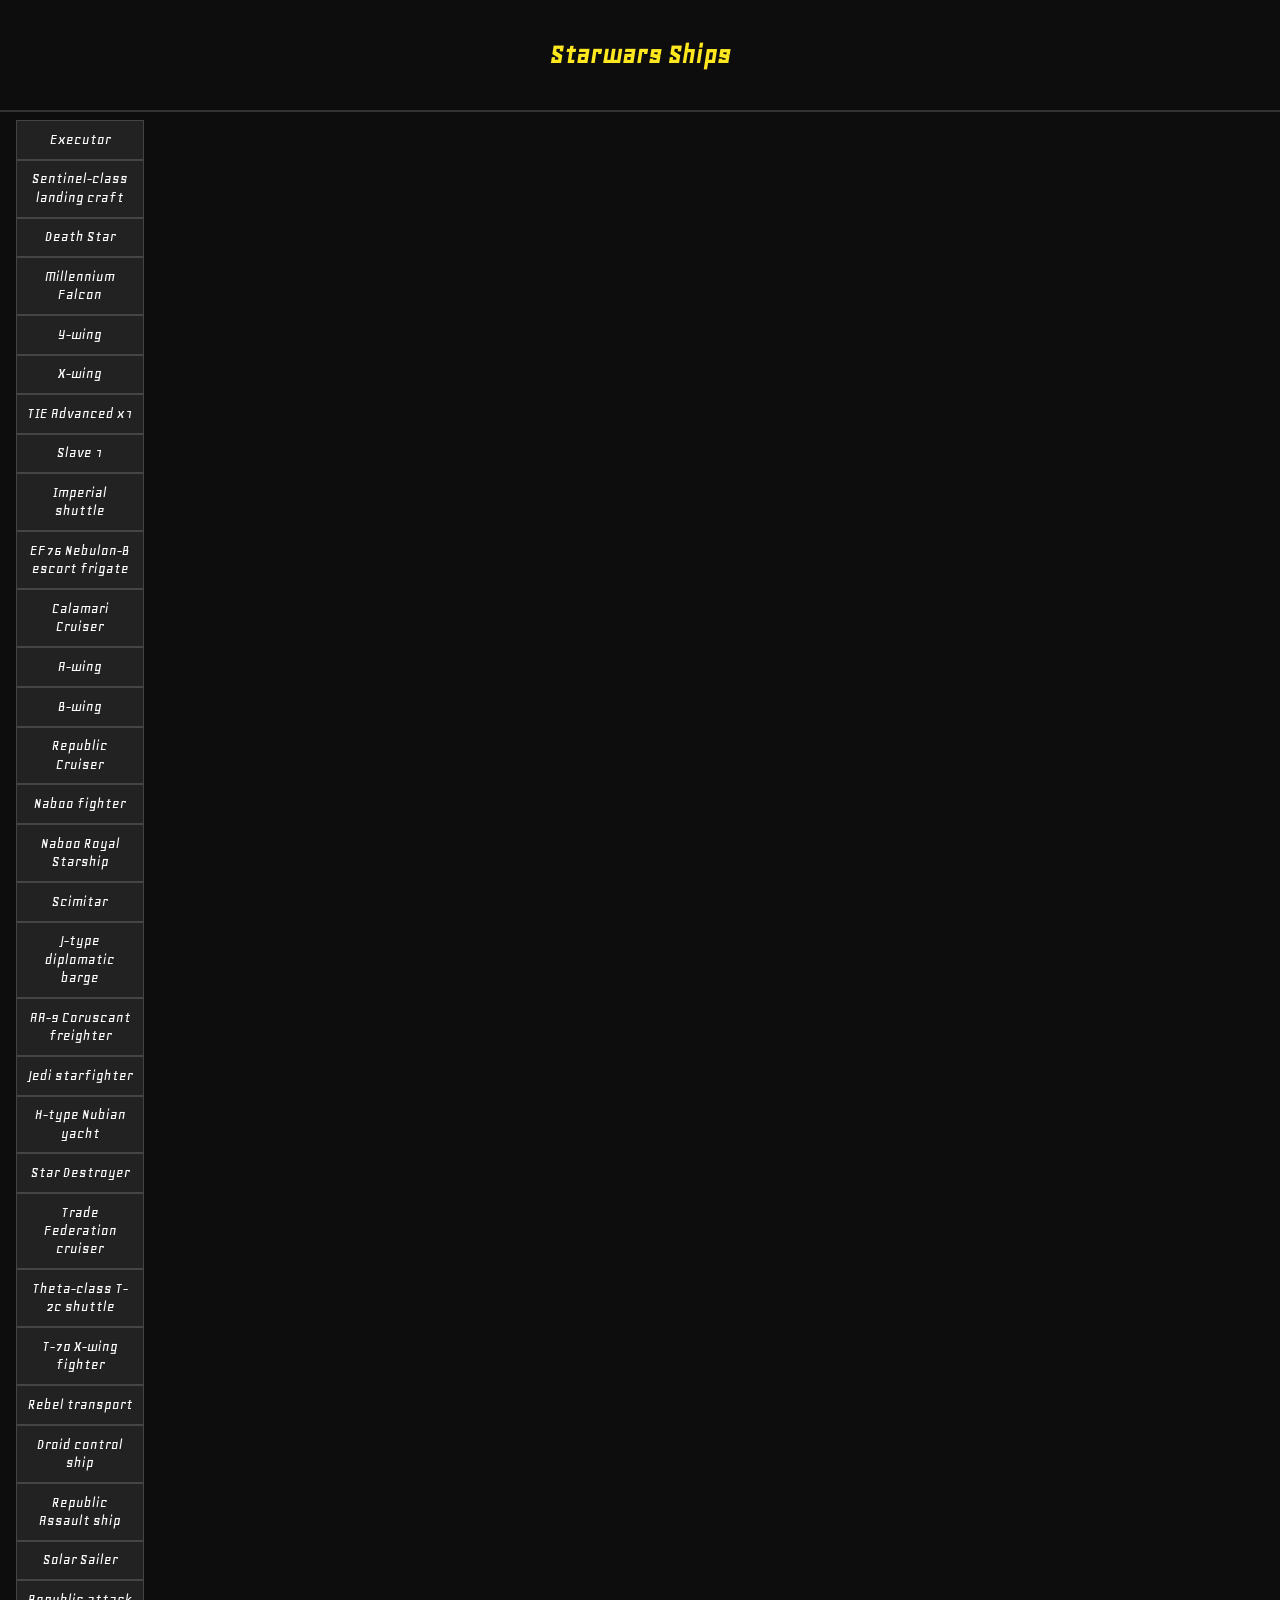
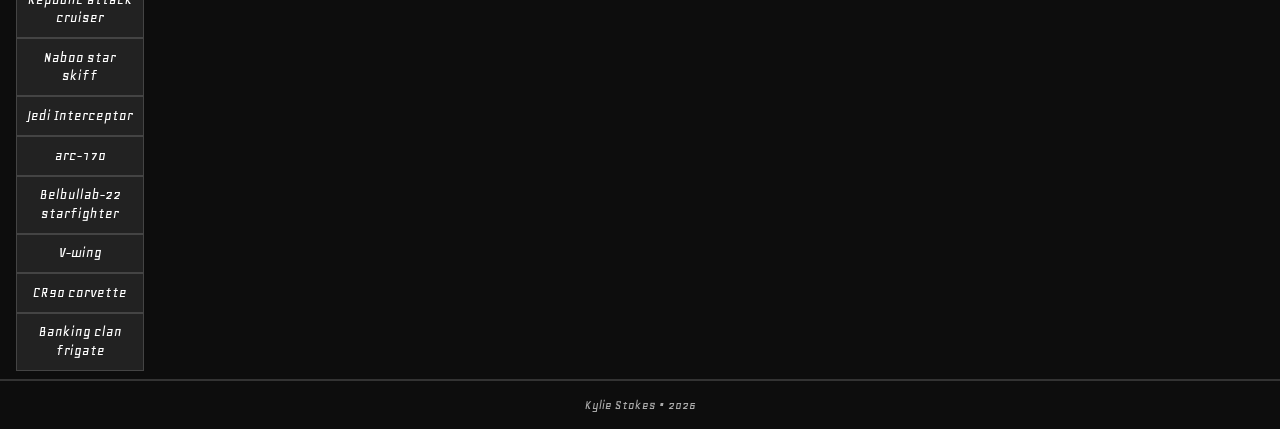
<file: ships/index.html>
<!DOCTYPE html>
<html lang="en">

<head>
    <meta charset="UTF-8">
    <meta name="viewport" content="width=device-width, initial-scale=1.0">
    <title>Ships</title>

    <link rel="stylesheet" href="css/normalize.css">
    <link rel="stylesheet" href="css/small.css">
    <link rel="stylesheet" href="css/medium.css">
    <link rel="stylesheet" href="css/large.css">

    <link rel="preconnect" href="https://fonts.googleapis.com">
    <link rel="preconnect" href="https://fonts.gstatic.com" crossorigin>
    <link href="https://fonts.googleapis.com/css2?family=Geo:ital@0;1&display=swap" rel="stylesheet">

</head>

<body>
    <header>
        <h1>Starwars Ships</h1>
    </header>
    <nav></nav>
    <main></main>
    <footer>Kylie Stokes &bull; 2026</footer>
    <script src="js/scripts.js" type="module"></script>
</body>

</html>
</file>
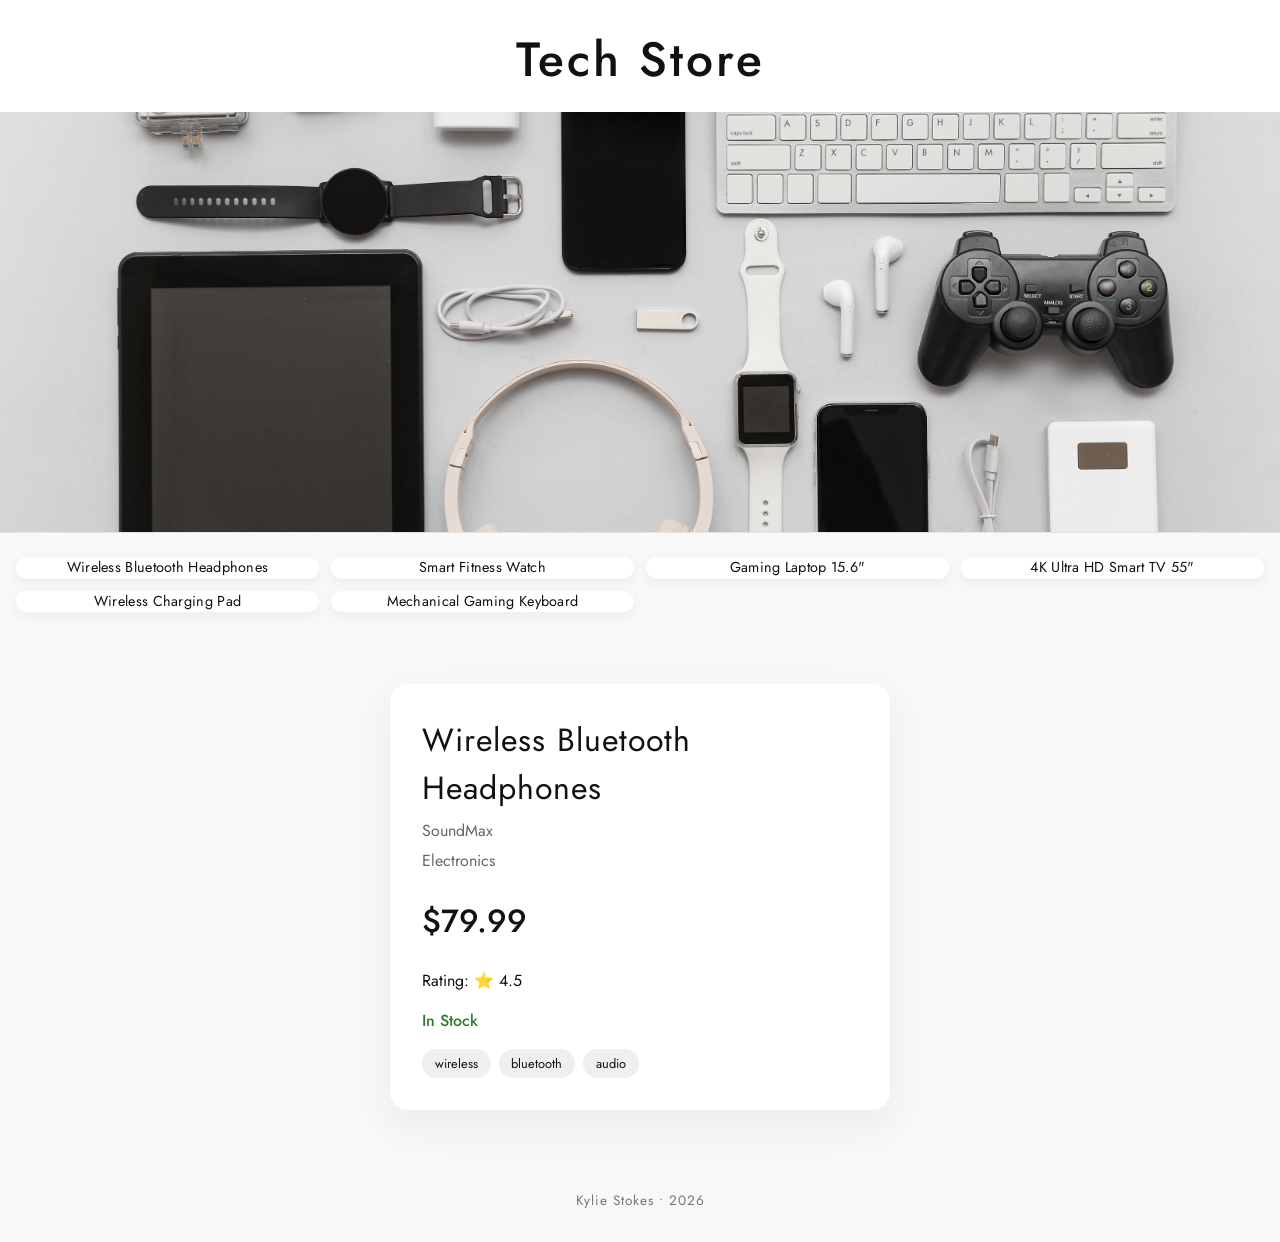
<file: store/index.html>
<!DOCTYPE html>
<html lang="en">

<head>
    <meta charset="UTF-8">
    <meta name="viewport" content="width=device-width, initial-scale=1.0">
    <title>Store</title>

    <link rel="stylesheet" href="css/normalize.css">
    <link rel="stylesheet" href="css/small.css">
    <link rel="stylesheet" href="css/medium.css">
    <link rel="stylesheet" href="css/large.css">

    <link rel="preconnect" href="https://fonts.googleapis.com">
    <link rel="preconnect" href="https://fonts.gstatic.com" crossorigin>
    <link href="https://fonts.googleapis.com/css2?family=Jost:ital,wght@0,100..900;1,100..900&display=swap"
        rel="stylesheet">

</head>

<body>
    <header>
        <h1>Electronic Store</h1>
        <img src="images/hero.jpeg" alt="Electronics store hero image" class="hero">
    </header>
    <nav></nav>
    <main></main>
    <footer>Kylie Stokes &bull; 2026</footer>
    <script src="js/scripts.js" type="module"></script>
</body>

</html>
</file>
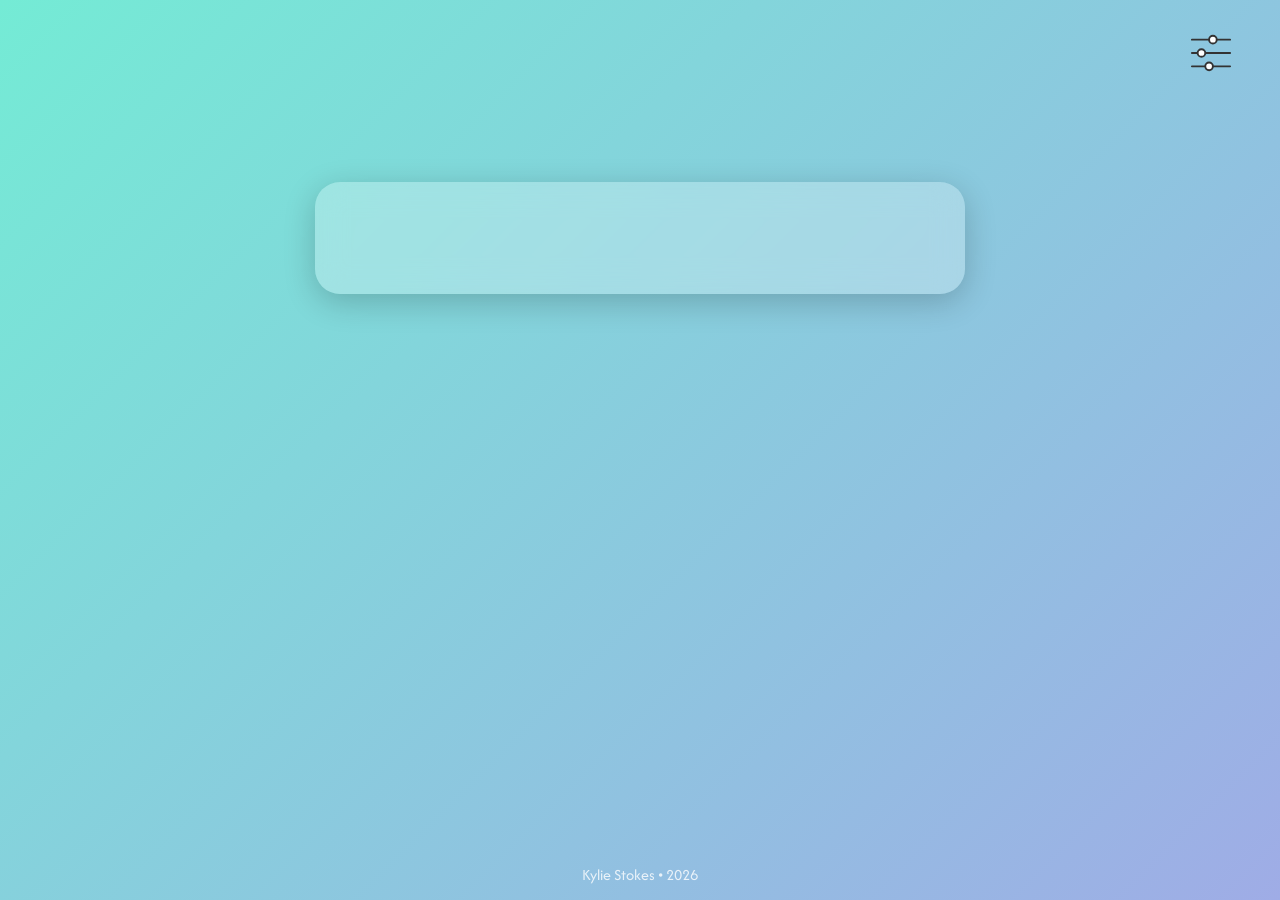
<file: weather/index.html>
<!DOCTYPE html>
<html lang="en">

<head>
    <meta charset="UTF-8">
    <meta name="viewport" content="width=device-width, initial-scale=1.0">
    <title>Weather</title>

    <link rel="stylesheet" href="css/normalize.css">
    <link rel="stylesheet" href="css/small.css">
    <link rel="stylesheet" href="css/medium.css">
    <link rel="stylesheet" href="css/large.css">

    <link rel="preconnect" href="https://fonts.googleapis.com">
    <link rel="preconnect" href="https://fonts.gstatic.com" crossorigin>
    <link href="https://fonts.googleapis.com/css2?family=Afacad+Flux:wght@100..1000&display=swap" rel="stylesheet">

    <link rel="apple-touch-icon" sizes="180x180" href="/apple-touch-icon.png">
    <link rel="icon" type="image/png" sizes="32x32" href="/favicon-32x32.png">
    <link rel="icon" type="image/png" sizes="16x16" href="/favicon-16x16.png">
    <link rel="manifest" href="/site.webmanifest">

</head>

<body>
    <header>
        <span id="town"></span>
        <span id="settings"><img src="images/settings.svg" alt="settings"></span>
    </header>
    <main>
        <section id="weatherCard"></section>
        <aside>
            <p>Enter Zipcode</p>
            <input type="number" id="newZip">
            <button id="applyZip">Set New Zipcode</button>
        </aside>
    </main>
    <footer>Kylie Stokes &bull; 2026</footer>
    <script src="js/scripts.js" type="module"></script>
</body>

</html>
</file>
<file: css/small.css>
/* Prevent adjustments of font size after orientation changes in IE on Windows Phone and in iOS.  */
html {
    -webkit-text-size-adjust: 100%;
    -ms-text-size-adjust: 100%;
}

/*  apply a natural box layout model to all elements  */
* {
    -moz-box-sizing: border-box;
    -webkit-box-sizing: border-box;
    box-sizing: border-box;
}

body {
    font-size: 16px;
    font-family: "Space Mono", monospace;
}

header {
    display: flex;
    justify-content: center;
    padding: .5rem 2vw;
    align-items: center;

}

header h1 {
    font-size: 1rem;
    padding-left: .5rem;
}

main {
    margin: 1rem 2%;
}

section.who {
    display: flex;
    justify-content: space-between;
    font-size: 1.2rem;

}

section.who p {
    margin: 0;
}

section.about {
    display: flex;
    background-color: rgb(255, 178, 213);
    padding: .5rem;
}

section.about p {
    margin: 0;
    color: #777;
}

section.about ul {
    margin: 0;
    padding: 0;
    color: #777;
}

section.about div {
    display: flex;
    flex-direction: column;
    justify-content: space-between;
    margin-left: .5rem;
    width: 100%;
}

section.about div ul {
    background-color: rgb(250, 116, 177);
    border-radius: 10px;
    padding: .5rem;
    list-style-position: inside;
}

h2 {
    font-size: 1rem;
    color: rgb(250, 116, 177);
}

.popbox ul li {
    list-style-type: circle;
    list-style-position: inside;
}

.assignments {
    padding: 1rem 2%;
}

.assignments a {
    display: block;
    padding: .8rem;
    margin-bottom: .5rem;
    border: 1px solid #eee;
    background-color: rgb(255, 178, 213);
    border-radius: 7px;
    color: #777;
    text-decoration: none;
}

.assignments a:hover {
    background-color: rgb(250, 116, 177);
    color: black;
}

footer {
    padding: 1rem;
    text-align: center;
    color: #eee;

}
</file>
<file: css/medium.css>
@media only screen and (min-width: 35rem) {
    header {
        grid-template-columns: 50px auto;
    }

    header h1 {
        font-size: 2rem;
    }

    section.who {
        font-size: 1.6rem;
    }

    section.stack figure {
        flex-basis: 25%;
    }

    h2 {
        font-size: 1.5rem;
    }

    .assignments {
        column-count: 2;
    }

    .assignments a {
        display: block;

    }



    /* end media query*/
</file>
<file: css/large.css>
@media only screen and (min-width: 60rem) {

    header,
    main,
    footer {
        max-width: 70rem;
        margin: 0 auto;
    }

    header h1 {
        font-size: 2.5rem;
    }

    .assignments {
        column-count: 3;
    }

    .assignments a {
        display: block;
    }

    /* end media query*/
</file>
<file: capstone/css/small.css>
* {
    box-sizing: border-box;
    margin: 0;
    padding: 0;
    font-family: 'Englebert', Arial, sans-serif;
}

header {
    display: flex;
    align-items: center;
    justify-content: space-between;
    flex-wrap: wrap;
    padding: 15px 10px;
    background-color: #fffbf5;
    border-bottom: 2px solid #f2a365;
    gap: 10px;
}

header h1 {
    display: flex;
    align-items: center;
    gap: 10px;
    font-size: 26px;
    font-weight: 700;
    color: #d35400;
    flex: 1 1 auto;
    cursor: pointer;
    transition: color 0.2s, transform 0.2s;
}

header h1 p:hover {
    color: #e17c3a;
}

header h1:hover {
    transform: translateY(-2px);
    transition: transform 0.2s ease;
}

header h1 .header-icon {
    width: 36px;
    height: 36px;
    object-fit: contain;
}

header #recipeSearch {
    padding: 8px 12px;
    border-radius: 25px;
    border: 1px solid #ccc;
    flex: 1 1 200px;
    max-width: 300px;
    margin-left: auto;
    outline: none;
    transition: border 0.2s, box-shadow 0.2s;
}

header #recipeSearch:focus {
    border-color: #f2a365;
    box-shadow: 0 0 5px rgba(242, 163, 101, 0.5);
}

#buttonContainer {
    display: grid;
    grid-template-columns: repeat(3, 1fr);
    gap: 10px;
    margin: 15px 10px;
}

#buttonContainer button {
    padding: 10px 0;
    background-color: #f2a365;
    color: #fff;
    font-weight: 600;
    border: none;
    border-radius: 25px;
    cursor: pointer;
    font-size: 14px;
    transition: background-color 0.3s, transform 0.2s;
    width: 100%;
}

#buttonContainer button:hover {
    background-color: #e17c3a;
    transform: translateY(-2px);
}

.card-container {
    display: grid;
    grid-template-columns: 1fr;
    gap: 20px;
    padding: 0 10px 20px 10px;
}

.recipe-card {
    background-color: #fff8f0;
    border-radius: 15px;
    padding: 15px 20px;
    box-shadow: 0 3px 8px rgba(0, 0, 0, 0.1);
    transition: transform 0.2s, box-shadow 0.2s;
}

.recipe-card:hover {
    transform: translateY(-3px);
    box-shadow: 0 5px 15px rgba(0, 0, 0, 0.15);
}

.recipe-card h2 {
    font-size: 20px;
    color: #d35400;
    margin-bottom: 10px;
}

.recipe-card h3 {
    font-size: 16px;
    color: #c0392b;
    margin-top: 12px;
    margin-bottom: 6px;
}

.recipe-card p {
    font-size: 14px;
    margin-bottom: 6px;
    line-height: 1.4;
}

.recipe-card ul {
    font-size: 14px;
    margin-left: 20px;
    margin-bottom: 8px;
}

footer {
    background-color: #fffbf5;
    border-top: 2px solid #f2a365;
    text-align: center;
    padding: 15px 10px;
    font-size: 14px;
    color: #7f8c8d;
    margin-top: 20px;
}
</file>
<file: capstone/css/medium.css>
@media only screen and (min-width: 35rem) {

    header h1 {
        font-size: 32px;
    }

    header h1 img {
        width: 50px;
        height: 50px;
    }

    #buttonContainer {
        display: grid;
        grid-template-columns: repeat(3, 1fr);
        gap: 15px;
        margin: 20px 15px;
    }

    #buttonContainer button {
        padding: 15px 0;
        font-size: 16px;
        border-radius: 30px;
    }

    .card-container {
        display: grid;
        grid-template-columns: repeat(2, 1fr);
        gap: 20px;
        padding: 0 15px 20px 15px;
    }

    .recipe-card {
        padding: 20px 25px;
    }

}
</file>
<file: capstone/css/large.css>
@media only screen and (min-width: 60rem) {

    header h1 {
        font-size: 36px;
    }

    header h1 img {
        width: 60px;
        height: 60px;
    }

    #buttonContainer {
        display: grid;
        grid-template-columns: repeat(3, 1fr);
        gap: 20px;
        margin: 25px 20px;
    }

    #buttonContainer button {
        padding: 18px 0;
        font-size: 18px;
        border-radius: 35px;
    }

    .card-container {
        display: grid;
        grid-template-columns: repeat(3, 1fr);
        gap: 25px;
        padding: 0 20px 30px 20px;
    }

    .recipe-card {
        padding: 25px 30px;
    }

}
</file>
<file: homeImprovementCalculator/css/small.css>
/* Prevent font-size adjustments after orientation changes */
html {
    -webkit-text-size-adjust: 100%;
    -ms-text-size-adjust: 100%;
}

/* Apply natural box model to all elements */
*,
*::before,
*::after {
    box-sizing: border-box;
}

:root {
    font-family: "Space Mono", monospace;
    --primaryColor: #67ace8;
}

/* Header */
header h1 {
    text-align: center;
    margin: 0;
    padding: 1rem 2%;
    font-size: 1.5rem;
    color: var(--primaryColor);
}

/* Centered data card */
.data {
    margin: 1rem auto;
    padding: 1rem 4%;
    background-color: #fefefe;
    border-radius: 20px;
    box-shadow: 0 0 6px #ccc;
    width: fit-content;
}

/* Form elements */
.data label {
    display: block;
    margin: 0.5rem 0;
}

.data input {
    width: 60px;
}

.data button {
    width: 100%;
    padding: 0.5rem 0;
    margin: 1rem 0;
    background-color: #4f84b1;
    color: white;
    text-transform: uppercase;
    border: none;
    border-radius: 16px;
    box-shadow: 5px 5px 10px #777;
    font-size: 1.4rem;
    cursor: pointer;
}

/* Results section */
section {
    display: flex;
    flex-wrap: wrap;
    justify-content: center;
}

section div {
    margin: 1rem 2%;
    flex-basis: 96%;
    background-color: #fafafa;
    border-radius: 0 0 10px 10px;
}

section h2 {
    font-size: 1rem;
    text-align: center;
    margin: 0;
    padding: 0.5rem 0;
    background-color: #285074;
    color: white;
}

section ul {
    list-style-type: square;
}

section ul li::marker {
    color: var(--primaryColor);
}


/* Footer */
footer {
    background-color: var(--primaryColor);
    padding: 1rem 2%;
    color: white;
    text-align: center;
}
</file>
<file: homeImprovementCalculator/css/medium.css>
@media only screen and (min-width: 35rem) {

    section div {
        margin: 1rem 2%;
        flex-basis: 46%;
    }

}

/* end media query*/
</file>
<file: homeImprovementCalculator/css/large.css>
@media only screen and (min-width: 60rem) {

} /* end media query*/
</file>
<file: personalPortfolio/css/small.css>
/* ======================
   Global Defaults
====================== */

html {
    -webkit-text-size-adjust: 100%;
    -ms-text-size-adjust: 100%;
}

*,
*::before,
*::after {
    box-sizing: border-box;
}

body {
    margin: 0;
    font-family: "Space Mono", monospace;
    --regular: 400;
    --bold: 700;
}

/* ======================
   Navigation
====================== */

nav {
    position: sticky;
    top: 0;
    background-color: rgb(92, 64, 118);
    z-index: 100;
    color: rgb(55, 38, 71);
}

nav ul {
    margin: 0;
    padding: 0;
    display: flex;
    justify-content: flex-end;
    list-style: none;
}

nav a {
    display: block;
    padding: 1rem 0.75rem;
    font-weight: var(--bold);
    text-decoration: none;
    color: inherit;
}

nav a:hover {
    background-color: rgba(255, 255, 255, 0.159);
    color: rgb(92, 64, 118);
}

/* ======================
   About Section
====================== */

#about {
    background-color: rgb(55, 38, 71);
    min-height: 100vh;
    padding: 50px;
    text-align: center;
    color: rgb(92, 64, 118);

    display: flex;
    flex-direction: column;
    justify-content: center;
}

#about h1 {
    color: rgb(92, 64, 118);
    font-size: 2rem;
}

#about h2 {
    font-size: 1.5rem;
    color: rgb(92, 64, 118);
}

/* ======================
   Projects Section
====================== */

#projects {
    background-color: rgb(92, 64, 118);
    min-height: 100vh;
    padding: 2rem 2rem;
    color: rgb(55, 38, 71);
}

/* Responsive grid */
.parent {
    display: grid;
    grid-template-columns: repeat(auto-fit, minmax(550px, 1fr));
    gap: 2rem;
    padding: 2rem;
}

.parent a {
    display: block;
    text-decoration: none;
    color: inherit;
}

.parent figure {
    margin: 0;
}

.parent img {
    width: 100%;
    height: auto;
    display: block;
}

/* ======================
   Contact Section
====================== */

#contact {
    position: sticky;
    top: 0;
    background-color: rgb(55, 38, 71);
    min-height: 100vh;
}

#contact h2 {
    color: rgb(92, 64, 118);
    padding: 2rem;
}
#contact p {
    padding: 0 2rem;
}
</file>
<file: personalPortfolio/css/medium.css>
@media only screen and (min-width: 35rem) {

    section#about h1 {
        font-size: 4rem;
    }

    section#about h2 {
        font-size: 3rem;
    }

    div.parent a {
        flex-basis: 50%;
    }




    
}


/* end media query*/
</file>
<file: personalPortfolio/css/large.css>
@media only screen and (min-width: 60rem) {


    section#about h1 {
        font-size: 5rem;
    }

    section#about h2 {
        font-size: 3rem;
    }

    div.parent a {
        flex-basis: 33.33333%;
    }





}

/* end media query*/
</file>
<file: ships/css/small.css>
html {
    -webkit-text-size-adjust: 100%;
    -ms-text-size-adjust: 100%;
    font-family: "Geo", sans-serif;
    font-size: 16px;
    background-color: #0d0d0d;
    color: #f5f5f5;
    cursor: crosshair;
}

/* Box-sizing for all elements */
* {
    box-sizing: border-box;
    margin: 0;
    padding: 0;
}

/* Header */
header {
    text-align: center;
    padding: 1.2rem 1rem;
    border-bottom: 2px solid #333;
}

header h1 {
    font-size: 1.8rem;
    font-weight: bold;
    color: #ffe81f;
    /* subtle Star Wars accent */
}

/* Navigation */
nav {
    display: grid;
    grid-template-columns: repeat(auto-fit, minmax(100px, 1fr));
    gap: 0.5rem;
    padding: 0.5rem 1rem;
}

nav button {
    width: 100%;
    padding: 0.6rem;
    background-color: #222;
    color: #fff;
    border: 1px solid #444;
    transition: background-color 0.2s, transform 0.2s;
    font-weight: 500;
}

nav button:hover {
    background-color: #444;
    transform: translateY(-2px);
}

/* Main content */
main {
    padding: 1rem;
    display: flex;
    flex-direction: column;
    align-items: center;
}

main figure {
    margin: 1rem 0;
    padding: 10px;
    background-color: #1a1a1a;
    box-shadow: 0 2px 8px rgba(0, 0, 0, 0.5);
    width: 100%;
    max-width: 600px;
    text-align: center;
}

main img {
    width: 100%;
    height: auto;
}

main figcaption {
    margin-top: 0.5rem;
    font-size: 1.1rem;
    color: #ffe81f;
    font-weight: 500;
}

/* Footer */
footer {
    text-align: center;
    padding: 1rem;
    border-top: 2px solid #333;
    color: #aaa;
    font-size: 0.9rem;
}
</file>
<file: ships/css/medium.css>
@media only screen and (min-width: 35rem) {
    body {
        display: grid;
        grid-template-columns: 160px auto;
    }

}

nav {
    display: block;
}

header {
    grid-column: 1 / span 2;
}

footer {
    grid-column: 1 / span 2;
}

/* end media query*/
</file>
<file: ships/css/large.css>
@media only screen and (min-width: 60rem) {

} /* end media query*/
</file>
<file: store/css/small.css>
html {
    -webkit-text-size-adjust: 100%;
    -ms-text-size-adjust: 100%;
}

*,
*::before,
*::after {
    box-sizing: border-box;
    margin: 0;
    padding: 0;
}

body {
    font-family: "Jost", sans-serif;
    background-color: #f8f8f8;
    color: #111;
    line-height: 1.5;
}

header {
    text-align: center;
    background: #ffffff;
    border-bottom: 1px solid #e5e5e5;
}

header h1 {
    margin: 0;
    padding: 1.5rem 1rem 1rem;
    font-size: clamp(2rem, 5vw, 3rem);
    letter-spacing: 3px;
    font-weight: 500;
}

.hero {
    width: 100%;
    height: 240px;
    object-fit: cover;
    display: block;
}

nav {
    padding: 1.5rem 1rem;
}

nav ul {
    display: grid;
    grid-template-columns: repeat(auto-fit, minmax(140px, 1fr));
    gap: 0.75rem;
    list-style: none;
}

nav li {
    min-width: 0;
}

nav button {
    all: unset;
    display: block;
    width: 100%;
    background: #ffffff;
    border-radius: 14px;
    font-size: 0.9rem;
    letter-spacing: 0.3px;
    text-align: center;
    box-shadow: 0 4px 12px rgba(0, 0, 0, 0.05);
    transition: all 0.2s ease;
}


nav button:hover {
    transform: translateY(-2px);
    box-shadow: 0 8px 20px rgba(0, 0, 0, 0.08);
}

nav button.active {
    background: #a1a1a1;
    color: #ffffff;
}

main {
    padding: 1rem;
}

.product-display {
    background: #ffffff;
    padding: 2rem;
    border-radius: 18px;
    max-width: 500px;
    margin: 2rem auto;
    box-shadow: 0 15px 40px rgba(0, 0, 0, 0.06);
}

.product-display h2 {
    margin-top: 0;
    font-size: 2rem;
    font-weight: 400;
    letter-spacing: 1px;
}

.brand,
.category {
    color: #666666;
    margin: 0.4rem 0;
}

.price {
    font-size: 2rem;
    margin: 1.5rem 0;
    font-weight: 500;
}

.rating {
    margin: 0.5rem 0;
}

.stock {
    margin: 1rem 0;
    font-weight: 500;
}

.stock.in {
    color: #2e7d32;
}

.stock.out {
    color: #c62828;
}

.tags {
    display: flex;
    flex-wrap: wrap;
    gap: 0.5rem;
    margin-top: 1rem;
}

.tags span {
    font-size: 0.8rem;
    padding: 0.3rem 0.8rem;
    border-radius: 50px;
    background: #efefef;
}

footer {
    text-align: center;
    padding: 2rem 1rem;
    font-size: 0.85rem;
    letter-spacing: 1px;
    color: #777777;
}
</file>
<file: store/css/medium.css>
@media only screen and (min-width: 35rem) {
    @media (min-width: 600px) {

        nav ul {
            grid-template-columns: repeat(3, 1fr);
        }

        .hero {
            height: 320px;
        }
    }
}
</file>
<file: store/css/large.css>
@media only screen and (min-width: 60rem) {
    @media (min-width: 900px) {

        nav ul {
            grid-template-columns: repeat(4, 1fr);
        }

        .hero {
            height: 420px;
        }
    }
}
</file>
<file: weather/css/small.css>
html {
    -webkit-text-size-adjust: 100%;
}

* {
    box-sizing: border-box;
}

body {
    margin: 0;
    font-family: "Afacad Flux", sans-serif;
    min-height: 100vh;
    display: flex;
    flex-direction: column;
    background: linear-gradient(135deg, #74ebd5, #9face6);
    color: #222;
}

header {
    display: grid;
    grid-template-columns: 1fr 42px;
    align-items: center;
    color: white;
    font-weight: 600;
    font-size: 2.2rem;
    position: relative;
    padding: 1.2rem 1rem;
    text-align: center;
}



main {
    flex: 1;
    display: flex;
    justify-content: center;
    align-items: center;
    padding: 1rem;
}

#weatherCard {
    width: 100%;
    max-width: 350px;
    padding: 2rem;
    text-align: center;
    background: rgba(255, 255, 255, 0.25);
    backdrop-filter: blur(15px);
    -webkit-backdrop-filter: blur(15px);
    border-radius: 25px;
    box-shadow: 0 8px 32px rgba(0, 0, 0, .2);
    color: white;
}

.date {
    font-size: 1.5rem;
    opacity: 0.8;
    margin-bottom: 1rem;
}

.temperature {
    font-size: 3rem;
    font-weight: 700;
    margin: .5rem 0;
}

#weatherCard img {
    width: 120px;
    margin: .5rem 0;
}

aside {
    display: none;
}

aside.show {
    display: block;
    position: fixed;
    top: 100px;
    left: 50%;
    transform: translateX(-50%);
    width: 90%;
    max-width: 350px;
    padding: 2rem;
    background: white;
    border-radius: 20px;
    text-align: center;
    box-shadow: 0 10px 40px rgba(0, 0, 0, .25);
    animation: fadeIn 0.3s ease forwards;
}

@keyframes fadeIn {
    from {
        opacity: 0;
        transform: translate(-50%, -10px);
    }

    to {
        opacity: 1;
        transform: translate(-50%, 0);
    }
}

aside input {
    width: 100%;
    padding: .7rem;
    margin: 1rem 0;
    border-radius: 12px;
    border: 1px solid #ddd;
    font-size: 1rem;
}

aside button {
    width: 100%;
    padding: .8rem;
    border-radius: 12px;
    border: none;
    font-size: 1rem;
    font-weight: 600;
    background: linear-gradient(135deg, #74ebd5, #9face6);
    color: white;
    cursor: pointer;
    transition: transform 0.2s ease, box-shadow 0.2s ease;
}

aside button:hover {
    transform: translateY(-2px);
    box-shadow: 0 5px 15px rgba(0, 0, 0, .2);
}

footer {
    text-align: center;
    padding: 1rem;
    font-size: .85rem;
    color: white;
    opacity: 0.8;
}
</file>
<file: weather/css/medium.css>
@media only screen and (min-width: 35rem) {

    header {
        font-size: 2.5rem;
        padding: 1.5rem 2rem;
    }

    #weatherCard {
        max-width: 500px;
        padding: 3rem;
    }

    .temperature {
        font-size: 4rem;
    }

    .date {
        font-size: 1.8rem;
    }

    #weatherCard img {
        width: 150px;
    }

    aside.show {
        max-width: 450px;
        padding: 2.5rem;
    }

    aside input {
        font-size: 1.1rem;
        padding: .9rem;
    }

    aside button {
        font-size: 1.1rem;
        padding: 1rem;
    }

}
</file>
<file: weather/css/large.css>
@media only screen and (min-width: 60rem) {

     main {
         align-items: flex-start;
         padding-top: 4rem;
     }

     #weatherCard {
         max-width: 650px;
         padding: 3.5rem;
     }

     .temperature {
         font-size: 5rem;
     }

     .date {
         font-size: 2.2rem;
     }

     #weatherCard img {
         width: 170px;
     }

     header {
         font-size: 2.8rem;
         padding: 2rem 3rem;
     }

     aside.show {
         max-width: 500px;
     }

     footer {
         font-size: 1rem;
     }

 }
</file>
